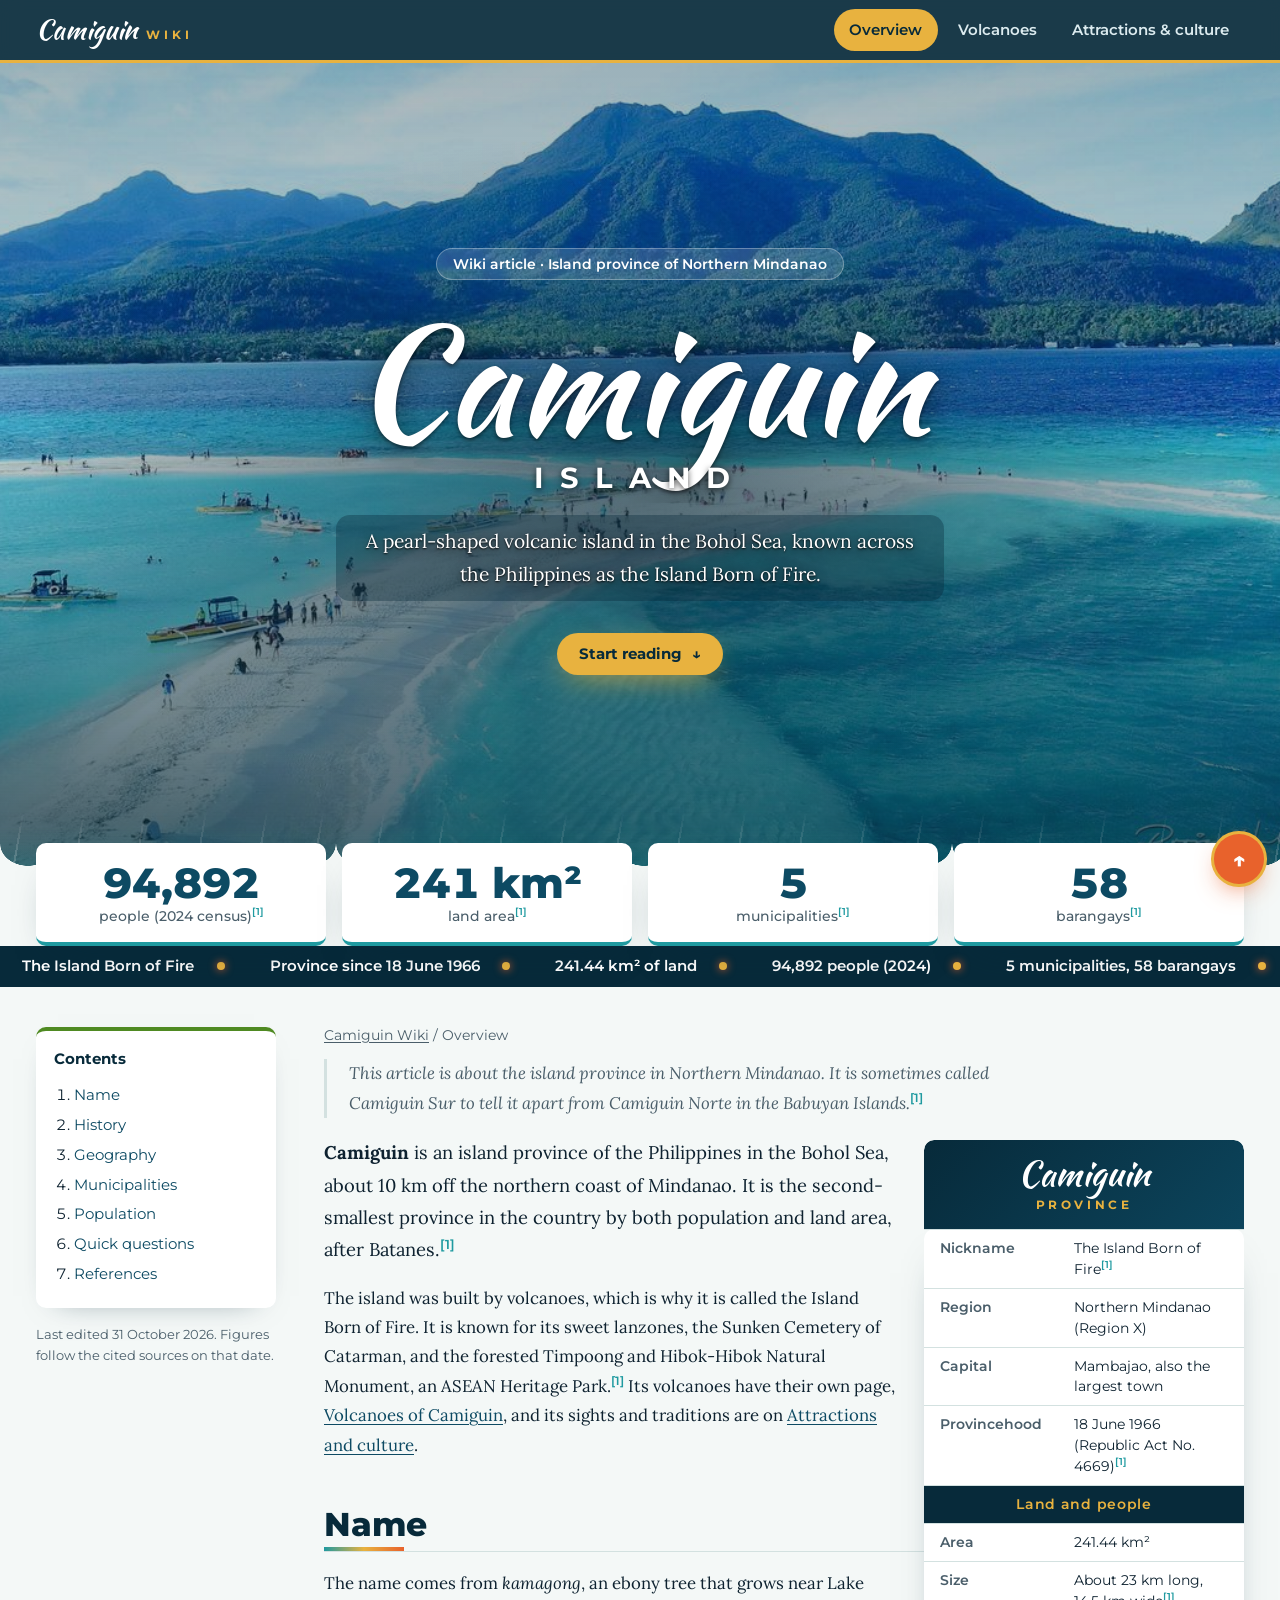
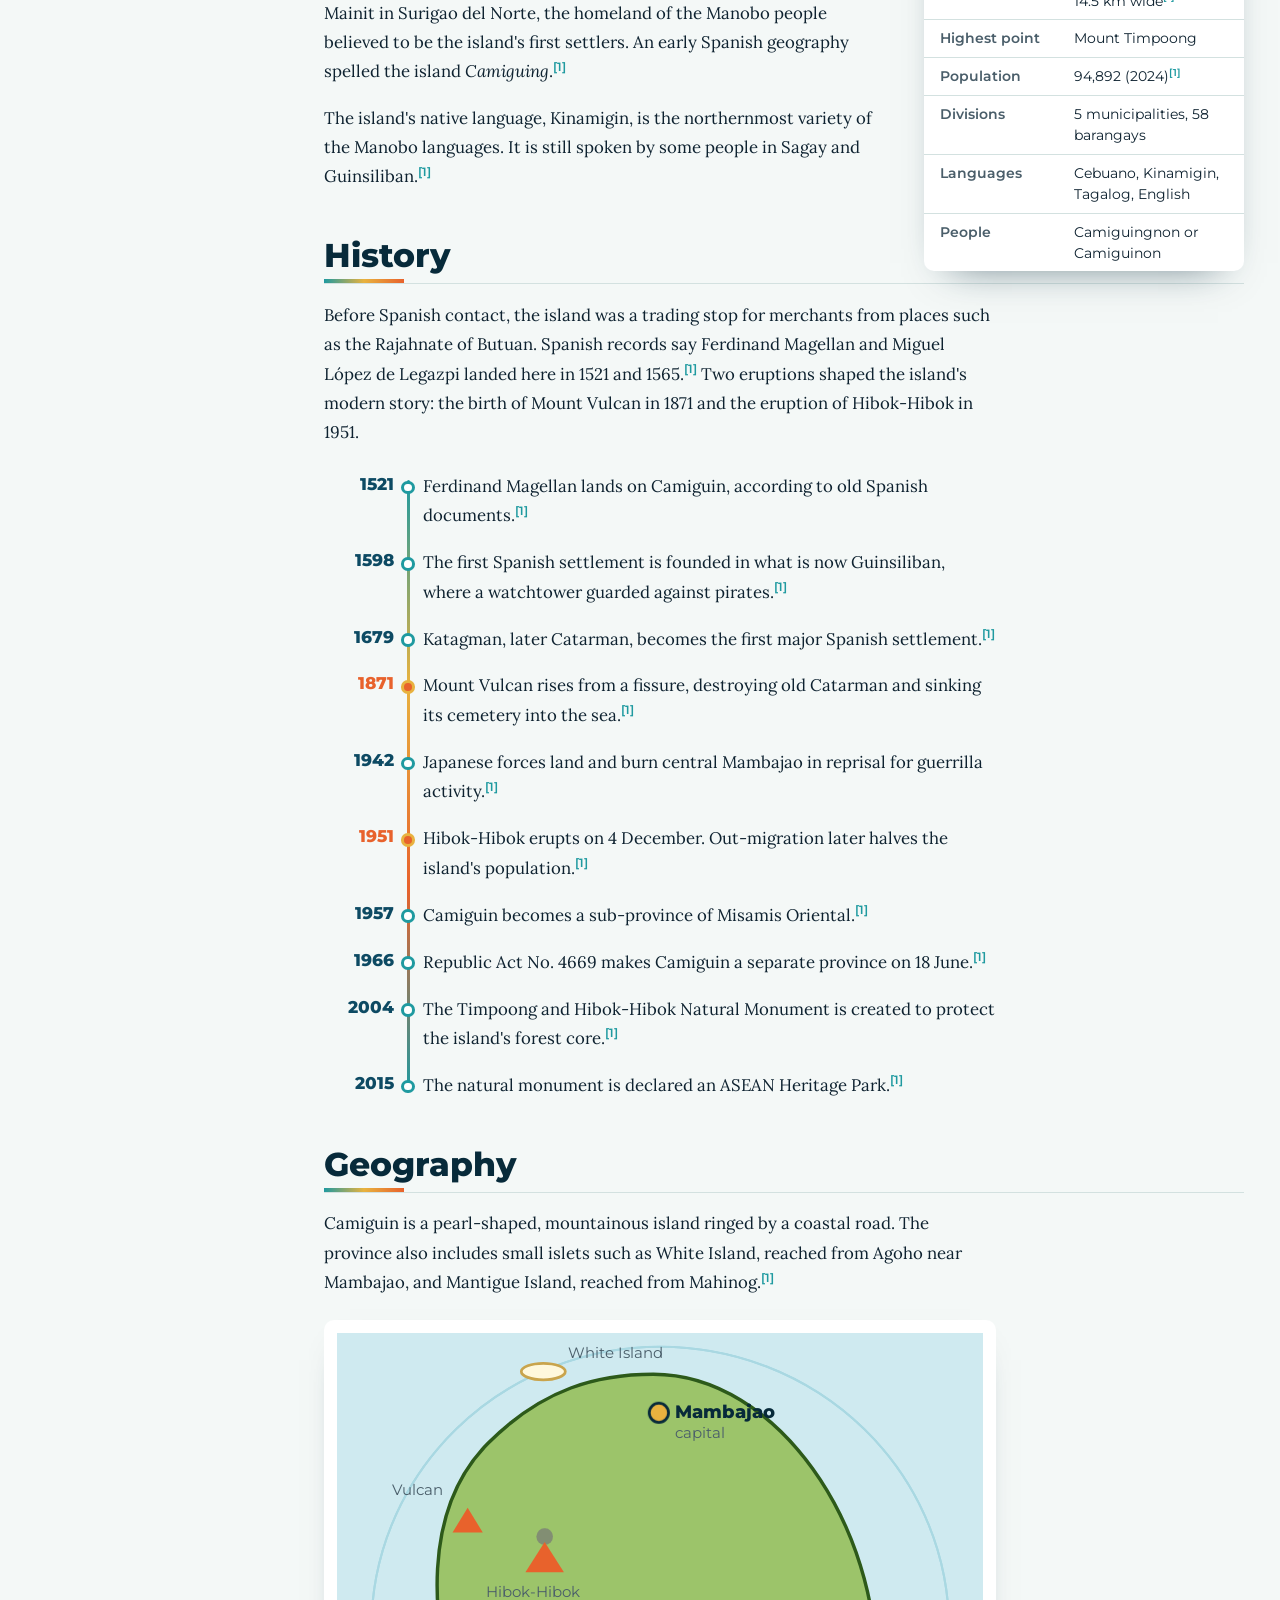
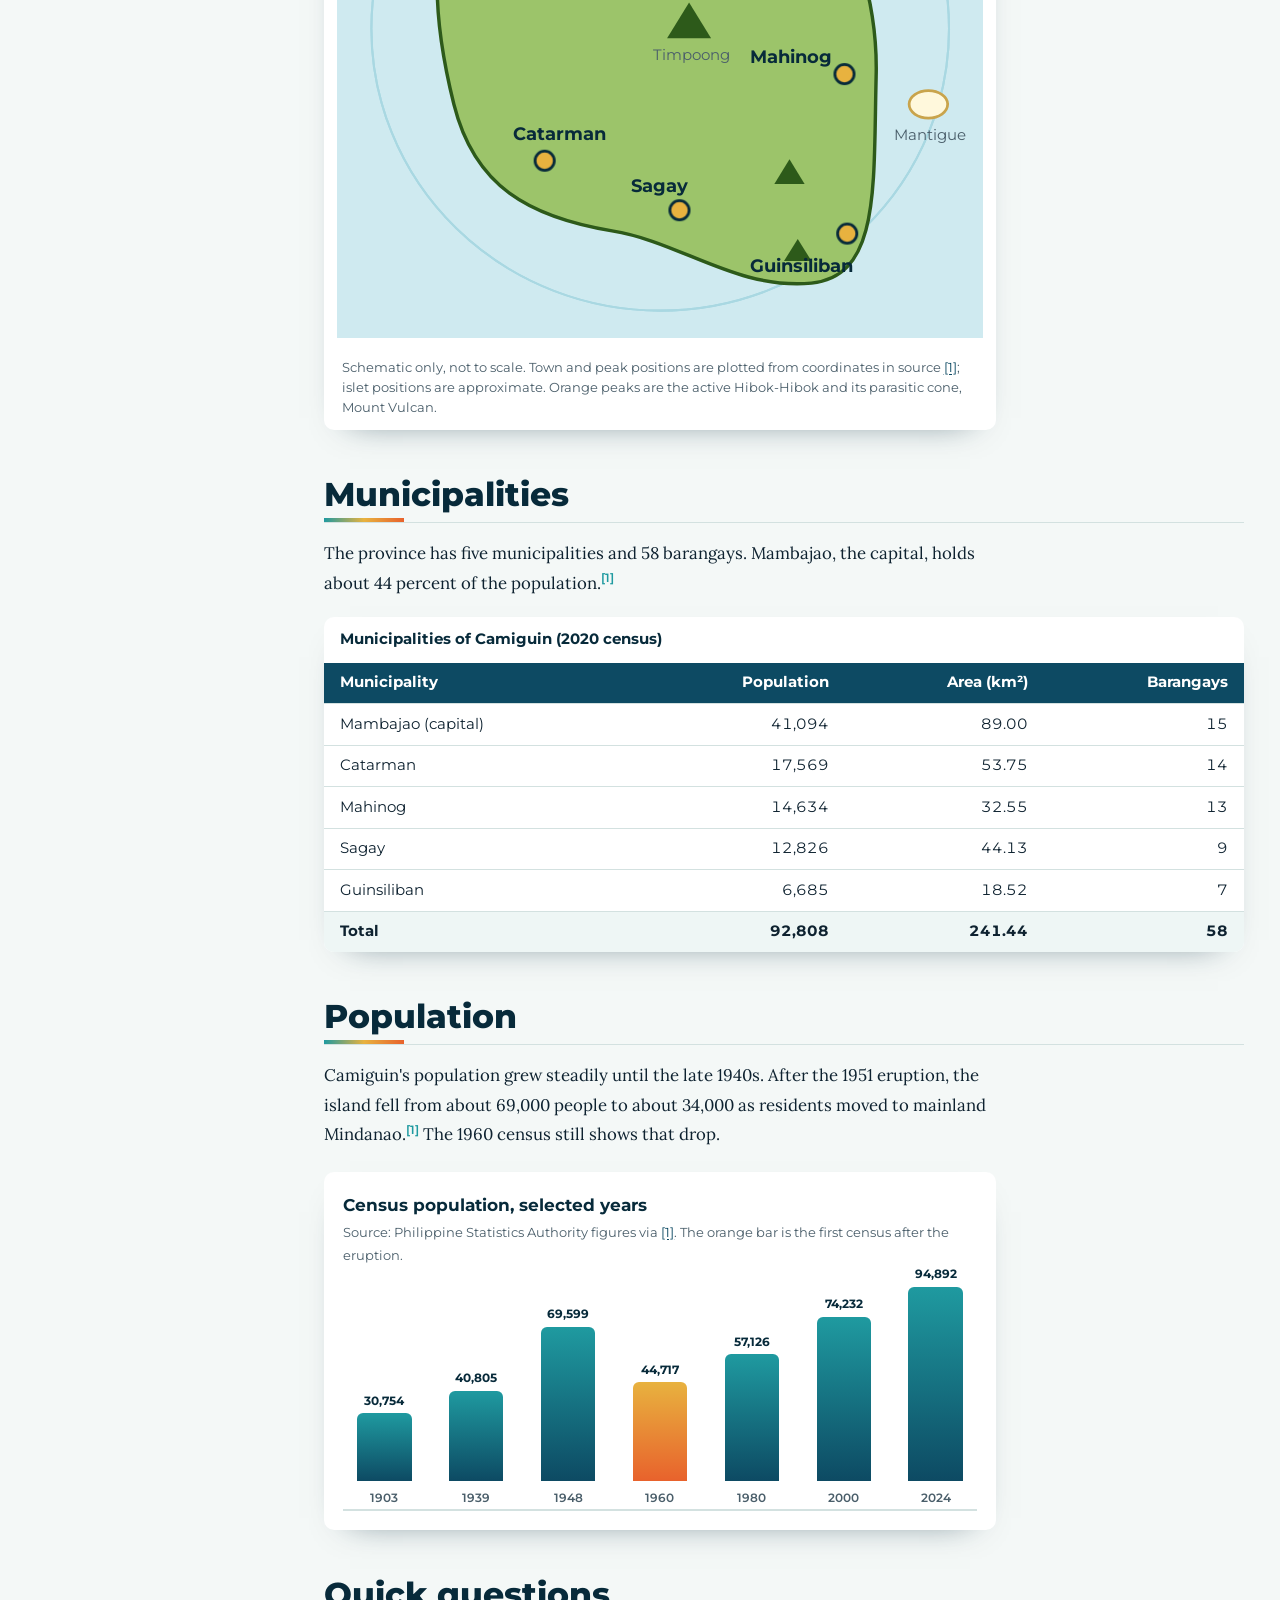
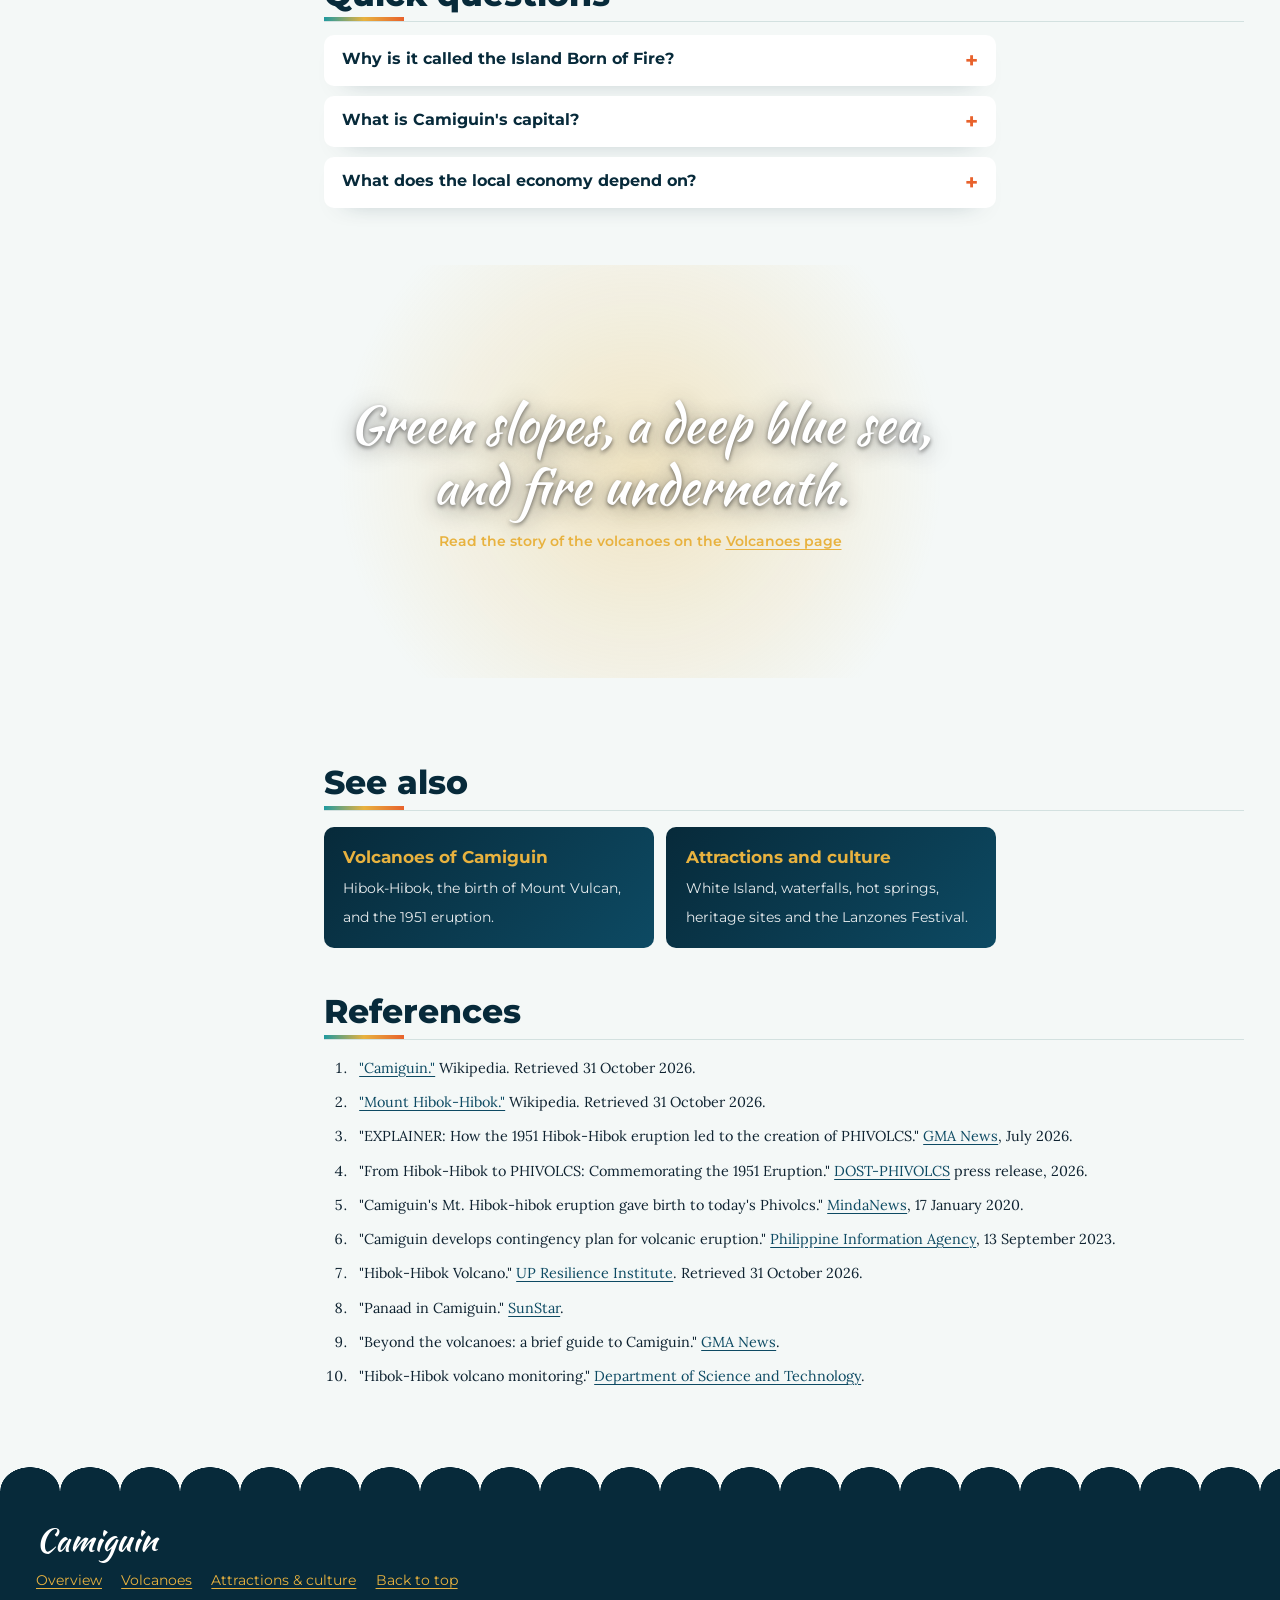
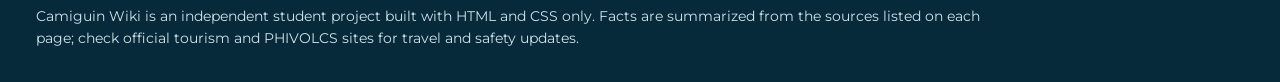
<file: index.html>
<!DOCTYPE html>
<html lang="en">
<head>
  <meta charset="UTF-8">
  <meta name="viewport" content="width=device-width, initial-scale=1">
  <meta name="description" content="Referenced wiki article on Camiguin, the Island Born of Fire: name, history, geography, municipalities and population.">
  <title>Camiguin | Camiguin Wiki</title>
  <link rel="preconnect" href="https://fonts.googleapis.com">
  <link rel="preconnect" href="https://fonts.gstatic.com" crossorigin>
  <link href="https://fonts.googleapis.com/css2?family=Kaushan+Script&family=Lora:ital,wght@0,400;0,600;1,400&family=Montserrat:wght@500;600;700;800&display=swap" rel="stylesheet">
  <link rel="stylesheet" href="style.css">
</head>
<body id="top">
  <a class="skip" href="#content">Skip to article</a>
  <div class="progress" aria-hidden="true"></div>

  <header class="site-header">
    <div class="site-header__in">
      <a class="brand" href="index.html"><span class="brand__script">Camiguin</span><span class="brand__tag">WIKI</span></a>
      <input type="checkbox" id="menu" class="nav-toggle">
      <label for="menu" class="nav-btn"><i aria-hidden="true"></i>Menu</label>
      <nav class="nav" aria-label="Wiki pages">
        <ul>
          <li><a href="index.html" aria-current="page">Overview</a></li>
          <li><a href="volcanoes.html">Volcanoes</a></li>
          <li><a href="attractions.html">Attractions &amp; culture</a></li>
        </ul>
      </nav>
    </div>
  </header>

  <section class="hero">
    <div class="scene" aria-hidden="true">
      <div class="sun"></div>
      <div class="cloud c1"></div><div class="cloud c2"></div><div class="cloud c3"></div>
      <div class="ridge ridge--far"></div>
      <div class="ridge ridge--main"></div>
      <div class="plume"><i></i><i></i><i></i></div>
      <div class="sea"></div>
      <div class="cross"><span></span></div>
    </div>
    <div class="hero__shade"></div>
    <div class="embers" aria-hidden="true">
      <span style="--x:6%;--d:10s;--w:0s;--drift:40px"></span>
      <span style="--x:14%;--d:8s;--w:2s;--s:4px;--drift:-30px"></span>
      <span style="--x:22%;--d:12s;--w:4s;--s:8px"></span>
      <span style="--x:31%;--d:9s;--w:1s;--s:5px;--drift:-50px"></span>
      <span style="--x:40%;--d:11s;--w:5s"></span>
      <span style="--x:48%;--d:7s;--w:3s;--s:4px;--drift:60px"></span>
      <span style="--x:57%;--d:10s;--w:6s;--s:7px;--drift:-20px"></span>
      <span style="--x:65%;--d:9s;--w:.5s;--s:5px"></span>
      <span style="--x:72%;--d:13s;--w:2.5s;--s:9px;--drift:-45px"></span>
      <span style="--x:80%;--d:8s;--w:4.5s;--s:4px"></span>
      <span style="--x:88%;--d:11s;--w:1.5s;--s:6px;--drift:-35px"></span>
      <span style="--x:95%;--d:9s;--w:3.5s;--s:5px;--drift:25px"></span>
    </div>
    <div class="hero__content">
      <p class="hero__kicker">Wiki article · Island province of Northern Mindanao</p>
      <h1><span class="script">Camiguin</span><span class="tracked">ISLAND</span></h1>
      <p class="hero__lede">A pearl-shaped volcanic island in the Bohol Sea, known across the Philippines as the Island Born of Fire.</p>
      <a class="cue" href="#content">Start reading <b aria-hidden="true">↓</b></a>
    </div>
    <div class="shimmer" aria-hidden="true"></div>
    <div class="wave-edge" aria-hidden="true"></div>
  </section>

  <section class="stats" aria-label="Camiguin at a glance">
    <ul>
      <li><p class="stat__v" aria-hidden="true"><span class="count" style="--to:94"></span>,892</p><p class="sr">94,892</p><p class="stat__l">people (2024 census)<sup class="cite"><a href="#ref-1" data-src="Wikipedia: Camiguin">[1]</a></sup></p></li>
      <li><p class="stat__v" aria-hidden="true"><span class="count" style="--to:241"></span> km²</p><p class="sr">241 square kilometres</p><p class="stat__l">land area<sup class="cite"><a href="#ref-1" data-src="Wikipedia: Camiguin">[1]</a></sup></p></li>
      <li><p class="stat__v" aria-hidden="true"><span class="count" style="--to:5"></span></p><p class="sr">5</p><p class="stat__l">municipalities<sup class="cite"><a href="#ref-1" data-src="Wikipedia: Camiguin">[1]</a></sup></p></li>
      <li><p class="stat__v" aria-hidden="true"><span class="count" style="--to:58"></span></p><p class="sr">58</p><p class="stat__l">barangays<sup class="cite"><a href="#ref-1" data-src="Wikipedia: Camiguin">[1]</a></sup></p></li>
    </ul>
  </section>

  <div class="ticker" aria-label="Quick facts about Camiguin">
    <div class="ticker__track">
      <ul><li>The Island Born of Fire</li><li>Province since 18 June 1966</li><li>241.44 km² of land</li><li>94,892 people (2024)</li><li>5 municipalities, 58 barangays</li><li>Lanzones Festival every October</li><li>ASEAN Heritage Park since 2015</li></ul>
      <ul aria-hidden="true"><li>The Island Born of Fire</li><li>Province since 18 June 1966</li><li>241.44 km² of land</li><li>94,892 people (2024)</li><li>5 municipalities, 58 barangays</li><li>Lanzones Festival every October</li><li>ASEAN Heritage Park since 2015</li></ul>
    </div>
  </div>

  <div class="layout">
    <aside class="side" aria-label="On this page">
      <details class="toc" open>
        <summary>Contents</summary>
        <ol>
          <li><a href="#name">Name</a></li>
          <li><a href="#history">History</a></li>
          <li><a href="#geography">Geography</a></li>
          <li><a href="#municipalities">Municipalities</a></li>
          <li><a href="#population">Population</a></li>
          <li><a href="#faq">Quick questions</a></li>
          <li><a href="#references">References</a></li>
        </ol>
      </details>
      <p class="meta">Last edited 31 October 2026. Figures follow the cited sources on that date.</p>
    </aside>

    <main id="content" class="article">
      <p class="crumbs"><a href="index.html">Camiguin Wiki</a> / Overview</p>
      <p class="hatnote">This article is about the island province in Northern Mindanao. It is sometimes called Camiguin Sur to tell it apart from Camiguin Norte in the Babuyan Islands.<sup class="cite"><a href="#ref-1" data-src="Wikipedia: Camiguin">[1]</a></sup></p>

      <table class="infobox">
        <caption><span class="script">Camiguin</span><small>PROVINCE</small></caption>
        <tbody>
          <tr><th scope="row">Nickname</th><td>The Island Born of Fire<sup class="cite"><a href="#ref-1" data-src="Wikipedia: Camiguin">[1]</a></sup></td></tr>
          <tr><th scope="row">Region</th><td>Northern Mindanao (Region X)</td></tr>
          <tr><th scope="row">Capital</th><td>Mambajao, also the largest town</td></tr>
          <tr><th scope="row">Provincehood</th><td>18 June 1966 (Republic Act No. 4669)<sup class="cite"><a href="#ref-1" data-src="Wikipedia: Camiguin">[1]</a></sup></td></tr>
          <tr class="row-head"><th colspan="2" scope="colgroup">Land and people</th></tr>
          <tr><th scope="row">Area</th><td>241.44 km²</td></tr>
          <tr><th scope="row">Size</th><td>About 23 km long, 14.5 km wide<sup class="cite"><a href="#ref-1" data-src="Wikipedia: Camiguin">[1]</a></sup></td></tr>
          <tr><th scope="row">Highest point</th><td>Mount Timpoong</td></tr>
          <tr><th scope="row">Population</th><td>94,892 (2024)<sup class="cite"><a href="#ref-1" data-src="Wikipedia: Camiguin">[1]</a></sup></td></tr>
          <tr><th scope="row">Divisions</th><td>5 municipalities, 58 barangays</td></tr>
          <tr><th scope="row">Languages</th><td>Cebuano, Kinamigin, Tagalog, English</td></tr>
          <tr><th scope="row">People</th><td>Camiguingnon or Camiguinon</td></tr>
        </tbody>
      </table>

      <p class="lead"><strong>Camiguin</strong> is an island province of the Philippines in the Bohol Sea, about 10 km off the northern coast of Mindanao. It is the second-smallest province in the country by both population and land area, after Batanes.<sup class="cite"><a href="#ref-1" data-src="Wikipedia: Camiguin">[1]</a></sup></p>
      <p>The island was built by volcanoes, which is why it is called the Island Born of Fire. It is known for its sweet lanzones, the Sunken Cemetery of Catarman, and the forested Timpoong and Hibok-Hibok Natural Monument, an ASEAN Heritage Park.<sup class="cite"><a href="#ref-1" data-src="Wikipedia: Camiguin">[1]</a></sup> Its volcanoes have their own page, <a href="volcanoes.html">Volcanoes of Camiguin</a>, and its sights and traditions are on <a href="attractions.html">Attractions and culture</a>.</p>

      <section aria-labelledby="name">
        <h2 id="name">Name</h2>
        <p>The name comes from <em>kamagong</em>, an ebony tree that grows near Lake Mainit in Surigao del Norte, the homeland of the Manobo people believed to be the island's first settlers. An early Spanish geography spelled the island <em>Camiguing</em>.<sup class="cite"><a href="#ref-1" data-src="Wikipedia: Camiguin">[1]</a></sup></p>
        <p>The island's native language, Kinamigin, is the northernmost variety of the Manobo languages. It is still spoken by some people in Sagay and Guinsiliban.<sup class="cite"><a href="#ref-1" data-src="Wikipedia: Camiguin">[1]</a></sup></p>
      </section>

      <section aria-labelledby="history">
        <h2 id="history">History</h2>
        <p>Before Spanish contact, the island was a trading stop for merchants from places such as the Rajahnate of Butuan. Spanish records say Ferdinand Magellan and Miguel López de Legazpi landed here in 1521 and 1565.<sup class="cite"><a href="#ref-1" data-src="Wikipedia: Camiguin">[1]</a></sup> Two eruptions shaped the island's modern story: the birth of Mount Vulcan in 1871 and the eruption of Hibok-Hibok in 1951.</p>
        <ol class="timeline">
          <li><time>1521</time><p>Ferdinand Magellan lands on Camiguin, according to old Spanish documents.<sup class="cite"><a href="#ref-1" data-src="Wikipedia: Camiguin">[1]</a></sup></p></li>
          <li><time>1598</time><p>The first Spanish settlement is founded in what is now Guinsiliban, where a watchtower guarded against pirates.<sup class="cite"><a href="#ref-1" data-src="Wikipedia: Camiguin">[1]</a></sup></p></li>
          <li><time>1679</time><p>Katagman, later Catarman, becomes the first major Spanish settlement.<sup class="cite"><a href="#ref-1" data-src="Wikipedia: Camiguin">[1]</a></sup></p></li>
          <li class="fire"><time>1871</time><p>Mount Vulcan rises from a fissure, destroying old Catarman and sinking its cemetery into the sea.<sup class="cite"><a href="#ref-1" data-src="Wikipedia: Camiguin">[1]</a></sup></p></li>
          <li><time>1942</time><p>Japanese forces land and burn central Mambajao in reprisal for guerrilla activity.<sup class="cite"><a href="#ref-1" data-src="Wikipedia: Camiguin">[1]</a></sup></p></li>
          <li class="fire"><time>1951</time><p>Hibok-Hibok erupts on 4 December. Out-migration later halves the island's population.<sup class="cite"><a href="#ref-1" data-src="Wikipedia: Camiguin">[1]</a></sup></p></li>
          <li><time>1957</time><p>Camiguin becomes a sub-province of Misamis Oriental.<sup class="cite"><a href="#ref-1" data-src="Wikipedia: Camiguin">[1]</a></sup></p></li>
          <li><time>1966</time><p>Republic Act No. 4669 makes Camiguin a separate province on 18 June.<sup class="cite"><a href="#ref-1" data-src="Wikipedia: Camiguin">[1]</a></sup></p></li>
          <li><time>2004</time><p>The Timpoong and Hibok-Hibok Natural Monument is created to protect the island's forest core.<sup class="cite"><a href="#ref-1" data-src="Wikipedia: Camiguin">[1]</a></sup></p></li>
          <li><time>2015</time><p>The natural monument is declared an ASEAN Heritage Park.<sup class="cite"><a href="#ref-1" data-src="Wikipedia: Camiguin">[1]</a></sup></p></li>
        </ol>
      </section>

      <section aria-labelledby="geography">
        <h2 id="geography">Geography</h2>
        <p>Camiguin is a pearl-shaped, mountainous island ringed by a coastal road. The province also includes small islets such as White Island, reached from Agoho near Mambajao, and Mantigue Island, reached from Mahinog.<sup class="cite"><a href="#ref-1" data-src="Wikipedia: Camiguin">[1]</a></sup></p>
        <figure class="figure">
          <svg class="map" viewBox="0 0 470 440" role="img" aria-labelledby="mapt mapd">
            <title id="mapt">Schematic map of Camiguin</title>
            <desc id="mapd">Camiguin island with its five town centres around the coast: Mambajao in the north, Mahinog in the east, Guinsiliban in the southeast, Sagay in the south and Catarman in the west. Mount Hibok-Hibok and Mount Vulcan are in the northwest, Mount Timpoong in the centre.</desc>
            <rect class="m-sea" width="470" height="440"/>
            <ellipse class="ripple" cx="235" cy="215" rx="210" ry="205"/>
            <ellipse class="ripple" cx="235" cy="215" rx="210" ry="205"/>
            <path class="land" d="M230 30 C320 30 395 140 392 250 C390 330 395 395 345 400 C290 405 250 370 200 362 C140 352 100 330 85 270 C70 210 60 130 110 80 C150 40 190 30 230 30 Z"/>
            <ellipse class="islet" cx="150" cy="28" rx="16" ry="6"/>
            <ellipse class="islet" cx="430" cy="270" rx="14" ry="10"/>
            <circle class="smoke" cx="151" cy="148" r="6"/>
            <circle class="smoke" cx="151" cy="148" r="6"/>
            <path class="peak peak--active" d="M151 152 l14 22 h-28 z"/>
            <path class="peak peak--active" d="M95 127 l11 18 h-22 z"/>
            <path class="peak" d="M256 196 l16 26 h-32 z"/>
            <path class="peak" d="M329 310 l11 18 h-22 z"/>
            <path class="peak" d="M335 368 l10 16 h-20 z"/>
            <g class="pin" style="--k:1"><circle class="town" cx="234" cy="58" r="7"/></g>
            <g class="pin" style="--k:2"><circle class="town" cx="369" cy="248" r="7"/></g>
            <g class="pin" style="--k:3"><circle class="town" cx="371" cy="364" r="7"/></g>
            <g class="pin" style="--k:4"><circle class="town" cx="249" cy="347" r="7"/></g>
            <g class="pin" style="--k:5"><circle class="town" cx="151" cy="311" r="7"/></g>
            <text class="lbl cap" x="246" y="62">Mambajao</text>
            <text class="lbl-sm" x="246" y="76">capital</text>
            <text class="lbl" x="300" y="240">Mahinog</text>
            <text class="lbl" x="300" y="392">Guinsiliban</text>
            <text class="lbl" x="214" y="334">Sagay</text>
            <text class="lbl" x="128" y="296">Catarman</text>
            <text class="lbl-sm" x="108" y="192">Hibok-Hibok</text>
            <text class="lbl-sm" x="40" y="118">Vulcan</text>
            <text class="lbl-sm" x="230" y="238">Timpoong</text>
            <text class="lbl-sm" x="168" y="18">White Island</text>
            <text class="lbl-sm" x="405" y="296">Mantigue</text>
          </svg>
          <figcaption>Schematic only, not to scale. Town and peak positions are plotted from coordinates in source <a href="#ref-1">[1]</a>; islet positions are approximate. Orange peaks are the active Hibok-Hibok and its parasitic cone, Mount Vulcan.</figcaption>
        </figure>
      </section>

      <section aria-labelledby="municipalities">
        <h2 id="municipalities">Municipalities</h2>
        <p>The province has five municipalities and 58 barangays. Mambajao, the capital, holds about 44 percent of the population.<sup class="cite"><a href="#ref-1" data-src="Wikipedia: Camiguin">[1]</a></sup></p>
        <div class="table-wrap">
          <table class="wikitable wide">
            <caption>Municipalities of Camiguin (2020 census)</caption>
            <thead><tr><th scope="col">Municipality</th><th scope="col" class="num">Population</th><th scope="col" class="num">Area (km²)</th><th scope="col" class="num">Barangays</th></tr></thead>
            <tbody>
              <tr><td>Mambajao (capital)</td><td class="num">41,094</td><td class="num">89.00</td><td class="num">15</td></tr>
              <tr><td>Catarman</td><td class="num">17,569</td><td class="num">53.75</td><td class="num">14</td></tr>
              <tr><td>Mahinog</td><td class="num">14,634</td><td class="num">32.55</td><td class="num">13</td></tr>
              <tr><td>Sagay</td><td class="num">12,826</td><td class="num">44.13</td><td class="num">9</td></tr>
              <tr><td>Guinsiliban</td><td class="num">6,685</td><td class="num">18.52</td><td class="num">7</td></tr>
            </tbody>
            <tfoot><tr><td>Total</td><td class="num">92,808</td><td class="num">241.44</td><td class="num">58</td></tr></tfoot>
          </table>
        </div>
      </section>

      <section aria-labelledby="population">
        <h2 id="population">Population</h2>
        <p>Camiguin's population grew steadily until the late 1940s. After the 1951 eruption, the island fell from about 69,000 people to about 34,000 as residents moved to mainland Mindanao.<sup class="cite"><a href="#ref-1" data-src="Wikipedia: Camiguin">[1]</a></sup> The 1960 census still shows that drop.</p>
        <figure class="bars" style="--cols:7;--max:100000">
          <figcaption>Census population, selected years<span>Source: Philippine Statistics Authority figures via <a href="#ref-1">[1]</a>. The orange bar is the first census after the eruption.</span></figcaption>
          <ol>
            <li><span class="bar" style="--v:30754"><b>30,754</b></span><span class="yr">1903</span></li>
            <li><span class="bar" style="--v:40805"><b>40,805</b></span><span class="yr">1939</span></li>
            <li><span class="bar" style="--v:69599"><b>69,599</b></span><span class="yr">1948</span></li>
            <li><span class="bar dip" style="--v:44717"><b>44,717</b></span><span class="yr">1960</span></li>
            <li><span class="bar" style="--v:57126"><b>57,126</b></span><span class="yr">1980</span></li>
            <li><span class="bar" style="--v:74232"><b>74,232</b></span><span class="yr">2000</span></li>
            <li><span class="bar" style="--v:94892"><b>94,892</b></span><span class="yr">2024</span></li>
          </ol>
        </figure>
      </section>

      <section aria-labelledby="faq">
        <h2 id="faq">Quick questions</h2>
        <div class="faq">
          <details><summary>Why is it called the Island Born of Fire?</summary><p>The whole island is volcanic in origin. Wikipedia describes it as four stratovolcanoes with several flank domes, and Hibok-Hibok is still classed as active.<sup class="cite"><a href="#ref-1" data-src="Wikipedia: Camiguin">[1]</a></sup></p></details>
          <details><summary>What is Camiguin's capital?</summary><p>Mambajao, which is also the largest municipality by area and population.<sup class="cite"><a href="#ref-1" data-src="Wikipedia: Camiguin">[1]</a></sup></p></details>
          <details><summary>What does the local economy depend on?</summary><p>Fishing and farming, with copra historically the largest earner. Lanzones became the main crop, and tourism has grown in recent years.<sup class="cite"><a href="#ref-1" data-src="Wikipedia: Camiguin">[1]</a></sup></p></details>
        </div>
      </section>
    </main>
  </div>

  <div class="band">
    <p>Green slopes, a deep blue sea, and fire underneath.</p>
    <cite>Read the story of the volcanoes on the <a href="volcanoes.html">Volcanoes page</a></cite>
  </div>

  <div class="layout">
    <div class="side" aria-hidden="true"></div>
    <div class="article">
      <section class="clear" aria-labelledby="see-also">
        <h2 id="see-also">See also</h2>
        <ul class="see">
          <li><a href="volcanoes.html"><strong>Volcanoes of Camiguin</strong><span>Hibok-Hibok, the birth of Mount Vulcan, and the 1951 eruption.</span></a></li>
          <li><a href="attractions.html"><strong>Attractions and culture</strong><span>White Island, waterfalls, hot springs, heritage sites and the Lanzones Festival.</span></a></li>
        </ul>
      </section>
      <section aria-labelledby="references">
        <h2 id="references">References</h2>
        <ol class="refs">
          <li id="ref-1"><a href="https://en.wikipedia.org/wiki/Camiguin" rel="noopener">"Camiguin."</a> Wikipedia. Retrieved 31 October 2026.</li>
          <li id="ref-2"><a href="https://en.wikipedia.org/wiki/Mount_Hibok-Hibok" rel="noopener">"Mount Hibok-Hibok."</a> Wikipedia. Retrieved 31 October 2026.</li>
          <li id="ref-3">"EXPLAINER: How the 1951 Hibok-Hibok eruption led to the creation of PHIVOLCS." <a href="https://gmanetwork.com/news/scitech/science/995798/explainer-how-the-1951-hibok-hibok-eruption-led-to-the-creation-of-phivolcs/story" rel="noopener">GMA News</a>, July 2026.</li>
          <li id="ref-4">"From Hibok-Hibok to PHIVOLCS: Commemorating the 1951 Eruption." <a href="https://www.phivolcs.dost.gov.ph/press-release-from-hibok-hibok-to-phivolcs-commemorating-the-1951-eruption/" rel="noopener">DOST-PHIVOLCS</a> press release, 2026.</li>
          <li id="ref-5">"Camiguin's Mt. Hibok-hibok eruption gave birth to today's Phivolcs." <a href="https://mindanews.com/top-stories/2020/01/camiguins-mt-hibok-hibok-eruption-gave-birth-to-todays-phivolcs/" rel="noopener">MindaNews</a>, 17 January 2020.</li>
          <li id="ref-6">"Camiguin develops contingency plan for volcanic eruption." <a href="https://mirror.pia.gov.ph/news/2023/09/13/camiguin-develops-contingency-plan-for-volcanic-eruption" rel="noopener">Philippine Information Agency</a>, 13 September 2023.</li>
          <li id="ref-7">"Hibok-Hibok Volcano." <a href="https://resilience.up.edu.ph/?p=27489" rel="noopener">UP Resilience Institute</a>. Retrieved 31 October 2026.</li>
          <li id="ref-8">"Panaad in Camiguin." <a href="https://www.sunstar.com.ph/more-articles/panaad-in-camiguin-" rel="noopener">SunStar</a>.</li>
          <li id="ref-9">"Beyond the volcanoes: a brief guide to Camiguin." <a href="https://gmanetwork.com/news/lifestyle/travel/289950/beyond-the-volcanoes-a-brief-guide-to-camiguin/story" rel="noopener">GMA News</a>.</li>
          <li id="ref-10">"Hibok-Hibok volcano monitoring." <a href="https://www.dost.gov.ph/?start=2120" rel="noopener">Department of Science and Technology</a>.</li>
        </ol>
      </section>
    </div>
  </div>

  <a class="top" href="#top" aria-label="Back to top"><span aria-hidden="true">↑</span></a>

  <footer class="footer">
    <div class="footer__in">
      <span class="brand__script">Camiguin</span>
      <nav aria-label="Footer">
        <ul>
          <li><a href="index.html">Overview</a></li>
          <li><a href="volcanoes.html">Volcanoes</a></li>
          <li><a href="attractions.html">Attractions &amp; culture</a></li>
          <li><a href="#top">Back to top</a></li>
        </ul>
      </nav>
      <p>Camiguin Wiki is an independent student project built with HTML and CSS only. Facts are summarized from the sources listed on each page; check official tourism and PHIVOLCS sites for travel and safety updates.</p>
    </div>
  </footer>
</body>
</html>
</file>
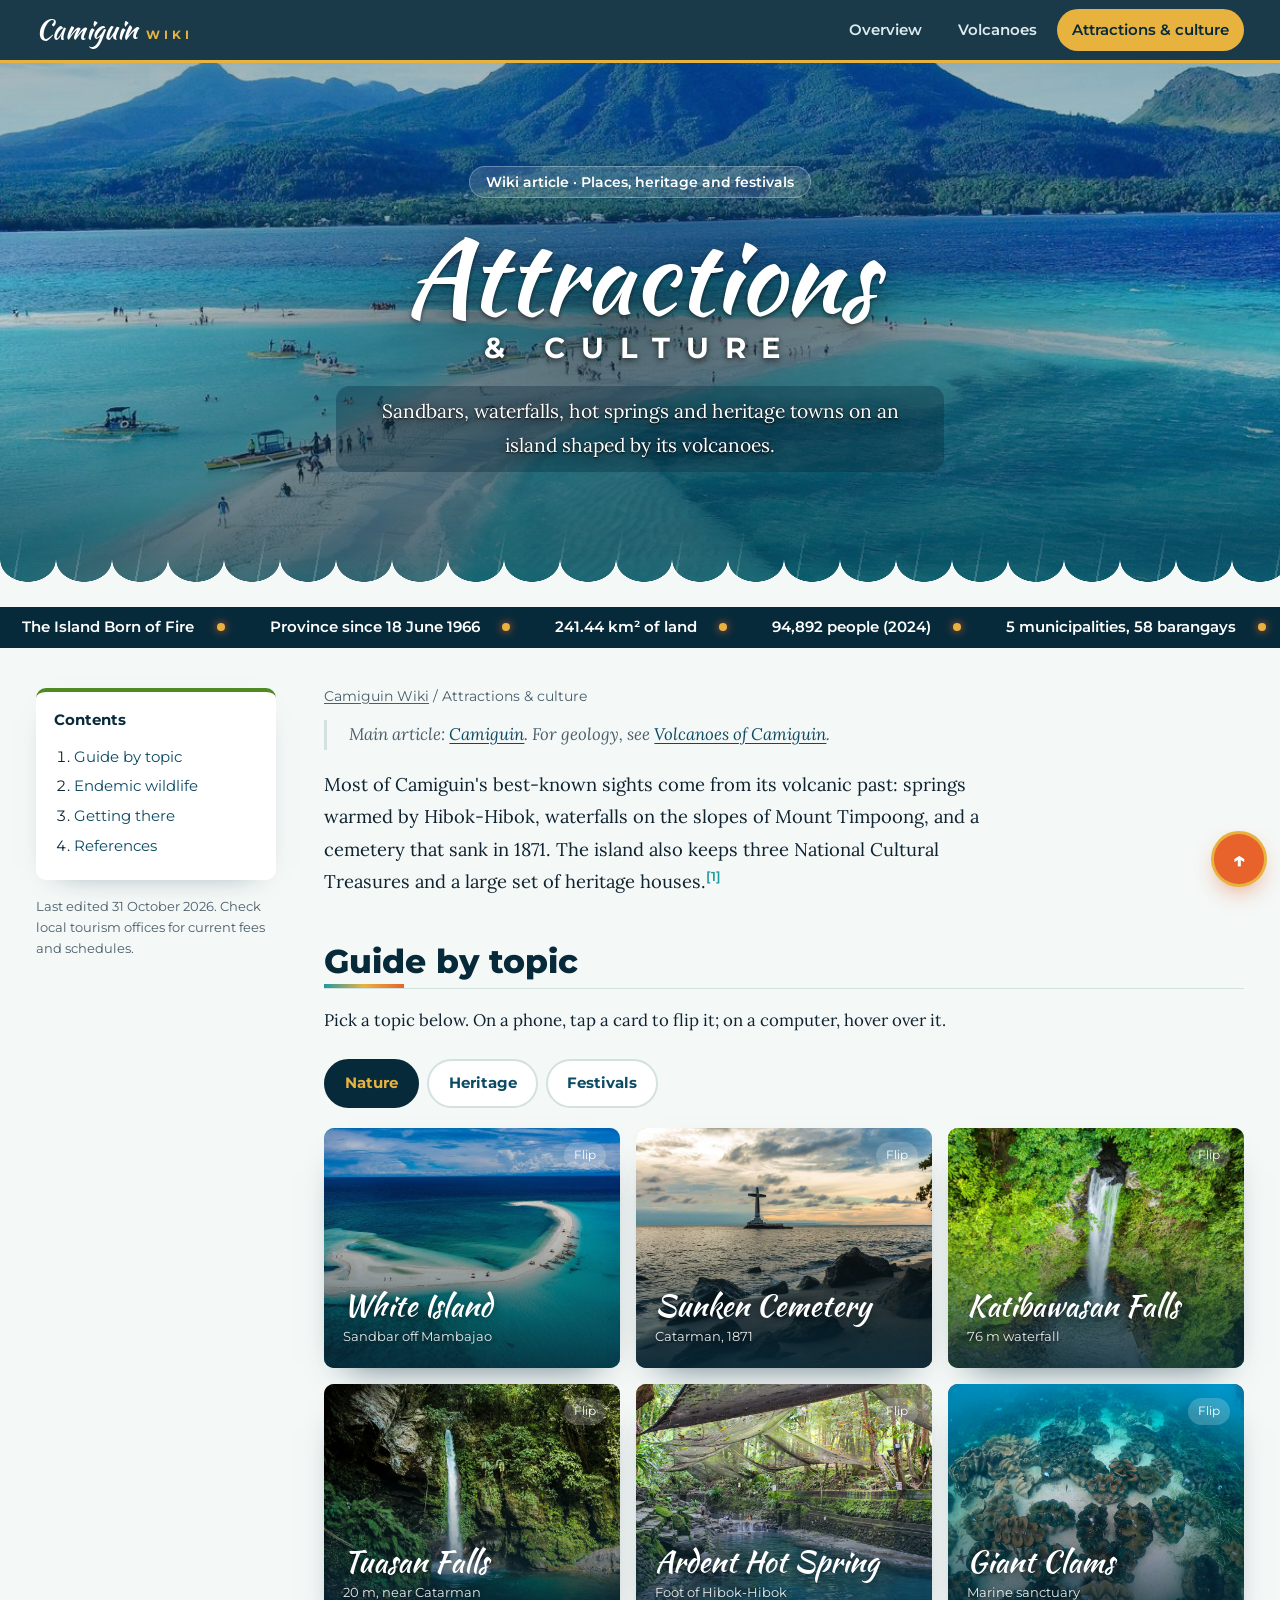
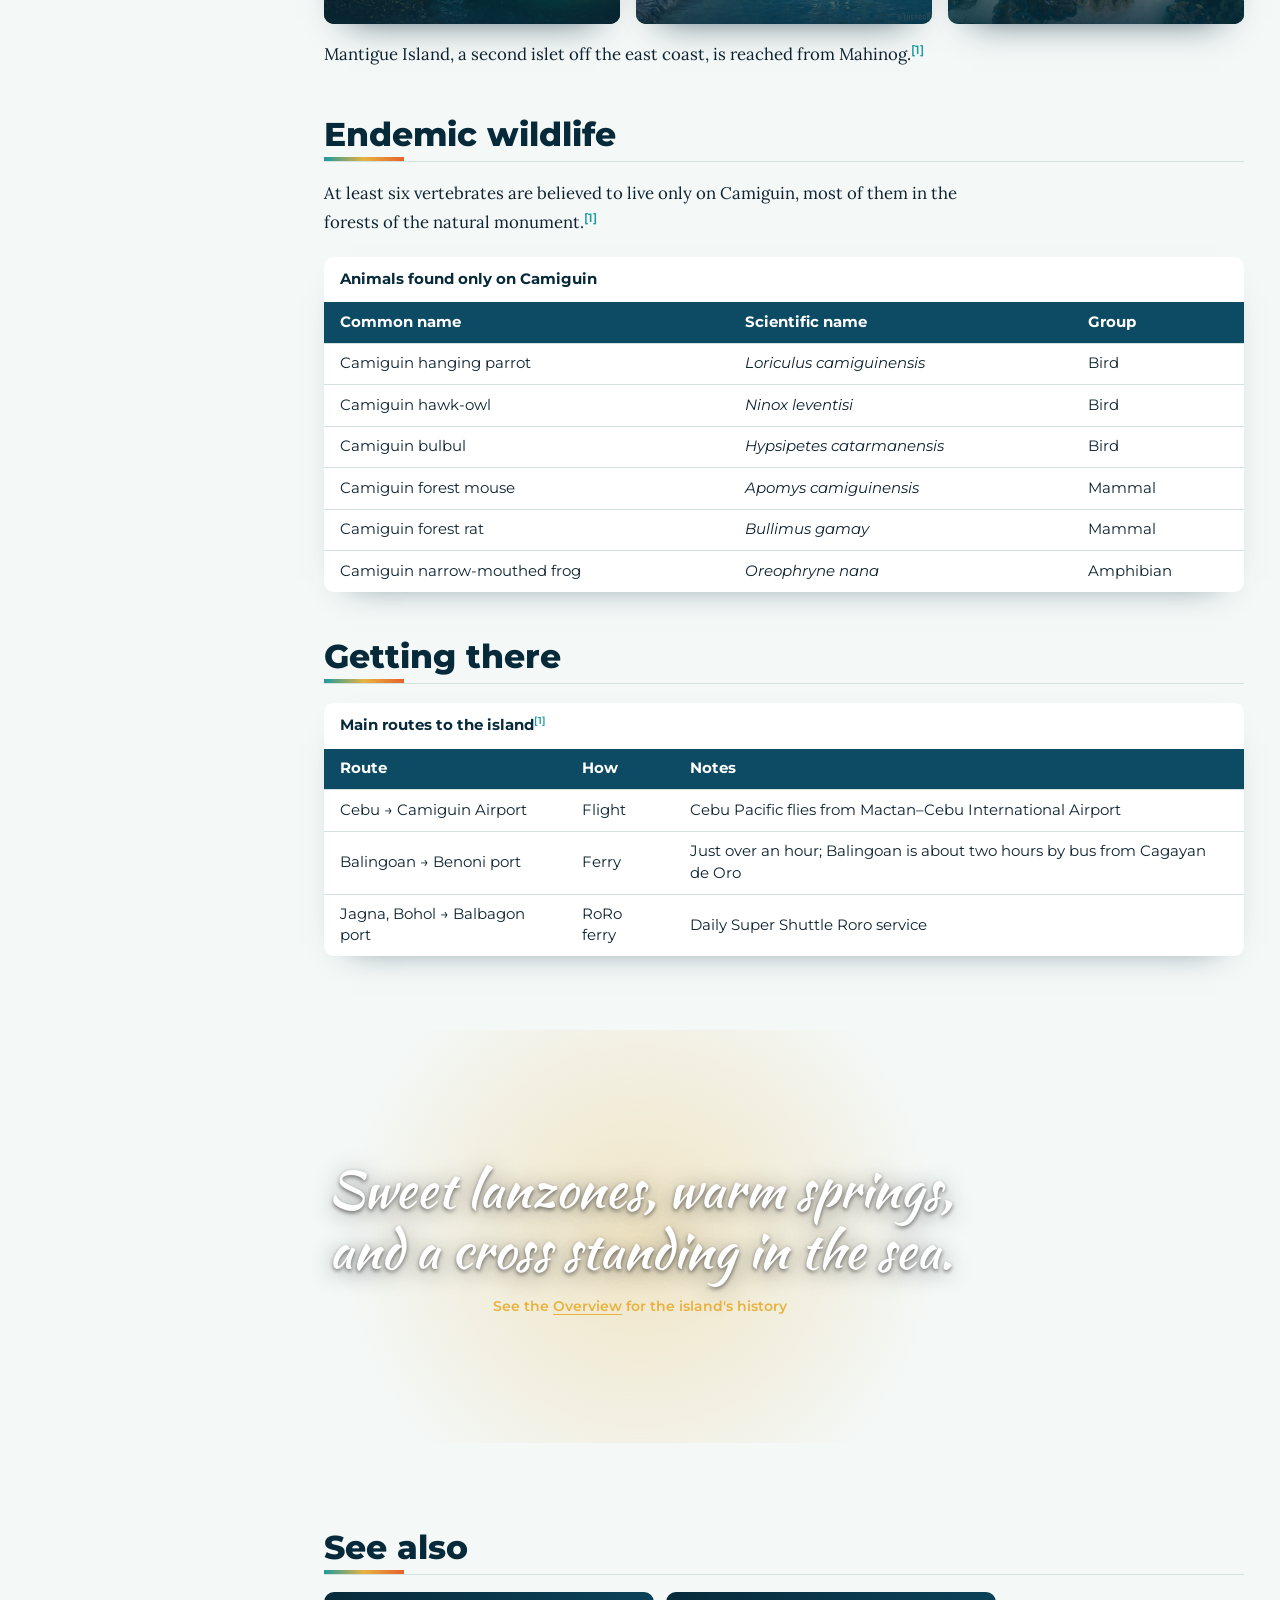
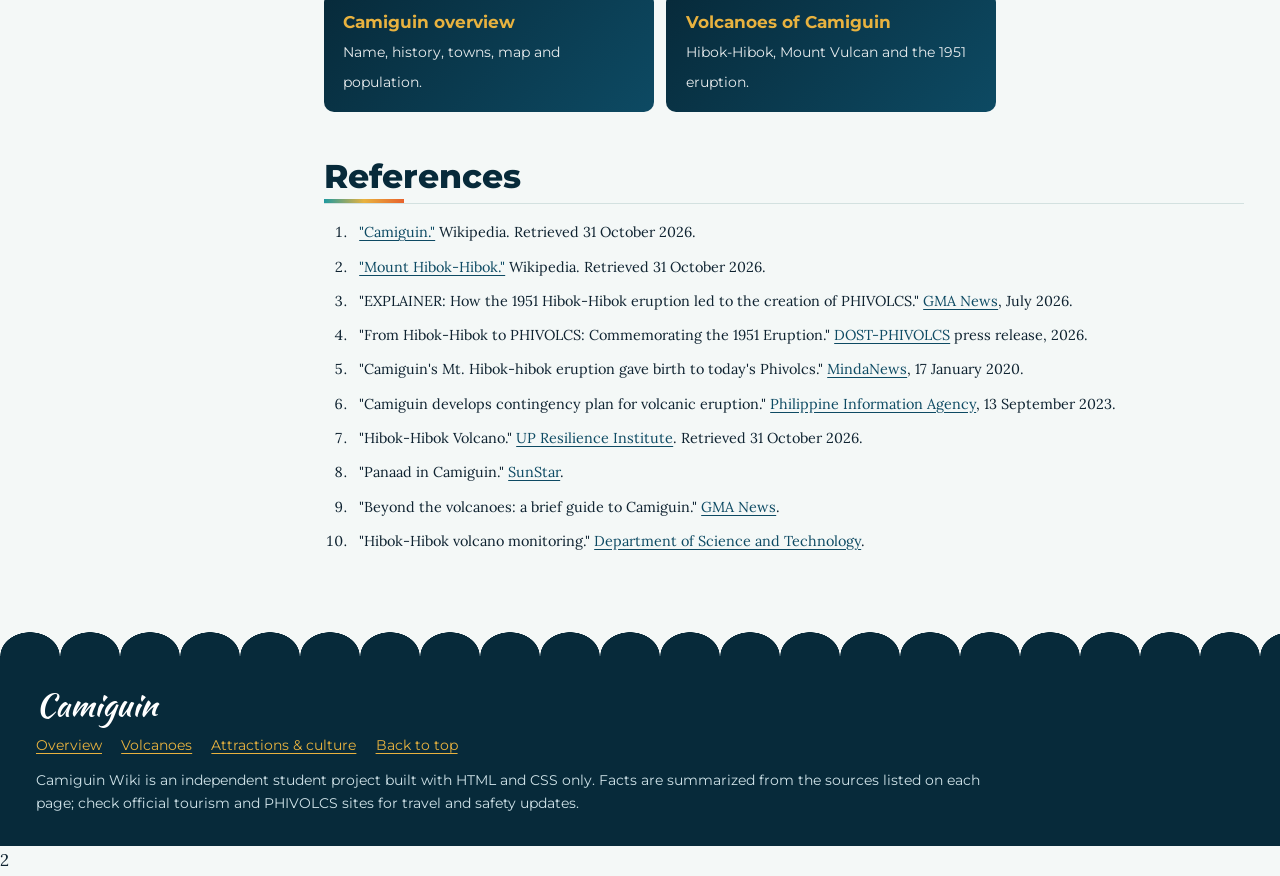
<file: attractions.html>
<!DOCTYPE html>
<html lang="en">
<head>
  <meta charset="UTF-8">
  <meta name="viewport" content="width=device-width, initial-scale=1">
  <meta name="description" content="Camiguin attractions and culture: White Island, waterfalls, hot springs, heritage sites, wildlife and festivals.">
  <title>Attractions and culture | Camiguin Wiki</title>
  <link rel="preconnect" href="https://fonts.googleapis.com">
  <link rel="preconnect" href="https://fonts.gstatic.com" crossorigin>
  <link href="https://fonts.googleapis.com/css2?family=Kaushan+Script&family=Lora:ital,wght@0,400;0,600;1,400&family=Montserrat:wght@500;600;700;800&display=swap" rel="stylesheet">
  <link rel="stylesheet" href="style.css">
</head>
<body id="top">
  <a class="skip" href="#content">Skip to article</a>
  <div class="progress" aria-hidden="true"></div>

  <header class="site-header">
    <div class="site-header__in">
      <a class="brand" href="index.html"><span class="brand__script">Camiguin</span><span class="brand__tag">WIKI</span></a>
      <input type="checkbox" id="menu" class="nav-toggle">
      <label for="menu" class="nav-btn"><i aria-hidden="true"></i>Menu</label>
      <nav class="nav" aria-label="Wiki pages">
        <ul>
          <li><a href="index.html">Overview</a></li>
          <li><a href="volcanoes.html">Volcanoes</a></li>
          <li><a href="attractions.html" aria-current="page">Attractions &amp; culture</a></li>
        </ul>
      </nav>
    </div>
  </header>

  <section class="hero hero--sub hero--sea">
    <div class="scene" aria-hidden="true">
      <div class="sun"></div>
      <div class="cloud c1"></div><div class="cloud c2"></div><div class="cloud c3"></div>
      <div class="ridge ridge--far"></div>
      <div class="ridge ridge--main"></div>
      <div class="plume"><i></i><i></i><i></i></div>
      <div class="sea"></div>
      <div class="cross"><span></span></div>
    </div>
    <div class="hero__shade"></div>
    <div class="embers" aria-hidden="true">
      <span style="--x:6%;--d:10s;--w:0s;--drift:40px"></span>
      <span style="--x:14%;--d:8s;--w:2s;--s:4px;--drift:-30px"></span>
      <span style="--x:22%;--d:12s;--w:4s;--s:8px"></span>
      <span style="--x:31%;--d:9s;--w:1s;--s:5px;--drift:-50px"></span>
      <span style="--x:40%;--d:11s;--w:5s"></span>
      <span style="--x:48%;--d:7s;--w:3s;--s:4px;--drift:60px"></span>
      <span style="--x:57%;--d:10s;--w:6s;--s:7px;--drift:-20px"></span>
      <span style="--x:65%;--d:9s;--w:.5s;--s:5px"></span>
      <span style="--x:72%;--d:13s;--w:2.5s;--s:9px;--drift:-45px"></span>
      <span style="--x:80%;--d:8s;--w:4.5s;--s:4px"></span>
      <span style="--x:88%;--d:11s;--w:1.5s;--s:6px;--drift:-35px"></span>
      <span style="--x:95%;--d:9s;--w:3.5s;--s:5px;--drift:25px"></span>
    </div>
    <div class="hero__content">
      <p class="hero__kicker">Wiki article · Places, heritage and festivals</p>
      <h1><span class="script">Attractions</span><span class="tracked">&amp; CULTURE</span></h1>
      <p class="hero__lede">Sandbars, waterfalls, hot springs and heritage towns on an island shaped by its volcanoes.</p>
    </div>
    <div class="shimmer" aria-hidden="true"></div>
    <div class="wave-edge" aria-hidden="true"></div>
  </section>

  <div class="ticker" aria-label="Quick facts about Camiguin">
    <div class="ticker__track">
      <ul><li>The Island Born of Fire</li><li>Province since 18 June 1966</li><li>241.44 km² of land</li><li>94,892 people (2024)</li><li>5 municipalities, 58 barangays</li><li>Lanzones Festival every October</li><li>ASEAN Heritage Park since 2015</li></ul>
      <ul aria-hidden="true"><li>The Island Born of Fire</li><li>Province since 18 June 1966</li><li>241.44 km² of land</li><li>94,892 people (2024)</li><li>5 municipalities, 58 barangays</li><li>Lanzones Festival every October</li><li>ASEAN Heritage Park since 2015</li></ul>
    </div>
  </div>

  <div class="layout">
    <aside class="side" aria-label="On this page">
      <details class="toc" open>
        <summary>Contents</summary>
        <ol>
          <li><a href="#guide">Guide by topic</a></li>
          <li><a href="#wildlife">Endemic wildlife</a></li>
          <li><a href="#travel">Getting there</a></li>
          <li><a href="#references">References</a></li>
        </ol>
      </details>
      <p class="meta">Last edited 31 October 2026. Check local tourism offices for current fees and schedules.</p>
    </aside>

    <main id="content" class="article">
      <p class="crumbs"><a href="index.html">Camiguin Wiki</a> / Attractions &amp; culture</p>
      <p class="hatnote">Main article: <a href="index.html">Camiguin</a>. For geology, see <a href="volcanoes.html">Volcanoes of Camiguin</a>.</p>

      <p class="lead">Most of Camiguin's best-known sights come from its volcanic past: springs warmed by Hibok-Hibok, waterfalls on the slopes of Mount Timpoong, and a cemetery that sank in 1871. The island also keeps three National Cultural Treasures and a large set of heritage houses.<sup class="cite"><a href="#ref-1" data-src="Wikipedia: Camiguin">[1]</a></sup></p>

      <section aria-labelledby="guide">
        <h2 id="guide">Guide by topic</h2>
        <p>Pick a topic below. On a phone, tap a card to flip it; on a computer, hover over it.</p>

        <div class="tabs">
          <input type="radio" name="tabs" id="t1" checked>
          <input type="radio" name="tabs" id="t2">
          <input type="radio" name="tabs" id="t3">
          <div class="tabs__nav" role="presentation">
            <label for="t1">Nature</label>
            <label for="t2">Heritage</label>
            <label for="t3">Festivals</label>
          </div>

          <div class="panels">
            <div class="panel p1">
              <ul class="flips">
  <li class="flip" tabindex="0"><div class="flip__in">
    <div class="flip__f art-sand">
      <img class="flip__img" src="white island.jpg" alt="White Island sandbar with Hibok-Hibok behind it" loading="lazy">
      <span class="hint">Flip</span><h3>White Island</h3><p>Sandbar off Mambajao</p>
    </div>
    <div class="flip__b"><h3>White Island</h3><p>A white sandbar about 5 km west of Mambajao, reached by boat from Agoho. Hibok-Hibok and Mount Vulcan rise in the view behind it.<sup class="cite"><a href="#ref-1" data-src="Wikipedia: Camiguin">[1]</a></sup></p></div>
  </div></li>
  <li class="flip" tabindex="0"><div class="flip__in">
    <div class="flip__f art-cross">
      <img class="flip__img" src="sunken.jpg" alt="Large white cross standing in the sea at the Sunken Cemetery" loading="lazy">
      <span class="hint">Flip</span><h3>Sunken Cemetery</h3><p>Catarman, 1871</p>
    </div>
    <div class="flip__b"><h3>Sunken Cemetery</h3><p>Part of old Catarman's cemetery sank below sea level when Mount Vulcan formed. A large cross has marked the spot since 1982. It is a National Cultural Treasure.<sup class="cite"><a href="#ref-1" data-src="Wikipedia: Camiguin">[1]</a></sup></p></div>
  </div></li>
  <li class="flip" tabindex="0"><div class="flip__in">
    <div class="flip__f art-falls">
      <img class="flip__img" src="katibawasan.webp" alt="Katibawasan Falls dropping into a jungle pool" loading="lazy">
      <span class="hint">Flip</span><h3>Katibawasan Falls</h3><p>76 m waterfall</p>
    </div>
    <div class="flip__b"><h3>Katibawasan Falls</h3><p>About 5 km southeast of Mambajao, the falls drop 76 m into a pool ringed by orchids and ferns. It is a starting point for climbs up Mount Timpoong.<sup class="cite"><a href="#ref-1" data-src="Wikipedia: Camiguin">[1]</a></sup></p></div>
  </div></li>
  <li class="flip" tabindex="0"><div class="flip__in">
    <div class="flip__f art-falls" style="--bg:linear-gradient(90deg,#2D5A1A 0 30%,#DDF3F7 30% 70%,#2D5A1A 70%)">
      <img class="flip__img" src="tuasan.jpg" alt="Tuasan Falls and its clear pool" loading="lazy">
      <span class="hint">Flip</span><h3>Tuasan Falls</h3><p>20 m, near Catarman</p>
    </div>
    <div class="flip__b"><h3>Tuasan Falls</h3><p>A 20 m waterfall about 6 km northeast of Catarman with a deep, clear pool. A road built between 2012 and 2014 now runs right up to it.<sup class="cite"><a href="#ref-1" data-src="Wikipedia: Camiguin">[1]</a></sup></p></div>
  </div></li>
  <li class="flip" tabindex="0"><div class="flip__in">
    <div class="flip__f art-spring">
      <img class="flip__img" src="ardent.jpg" alt="Steaming pools at Ardent Hot Spring" loading="lazy">
      <span class="hint">Flip</span><h3>Ardent Hot Spring</h3><p>Foot of Hibok-Hibok</p>
    </div>
    <div class="flip__b"><h3>Ardent Hibok-Hibok Hot Spring</h3><p>Mineral pools at the base of Hibok-Hibok, with steam rising from water heated by the volcano. Tangub Hot Spring, near the Sunken Cemetery, is partly under the sea.<sup class="cite"><a href="#ref-1" data-src="Wikipedia: Camiguin">[1]</a></sup></p></div>
  </div></li>
  <li class="flip" tabindex="0"><div class="flip__in">
    <div class="flip__f art-clam">
      <img class="flip__img" src="clams.jpg" alt="Giant clams on the seabed in the marine sanctuary" loading="lazy">
      <span class="hint">Flip</span><h3>Giant Clams</h3><p>Marine sanctuary</p>
    </div>
    <div class="flip__b"><h3>Giant Clam Sanctuary</h3><p>Set up by the Kabila Giant Clam Conservation and Ocean Nursery. Seven of the nine giant clam species can be found there, along with many corals.<sup class="cite"><a href="#ref-1" data-src="Wikipedia: Camiguin">[1]</a></sup></p></div>
  </div></li>
</ul>
              <p>Mantigue Island, a second islet off the east coast, is reached from Mahinog.<sup class="cite"><a href="#ref-1" data-src="Wikipedia: Camiguin">[1]</a></sup></p>
            </div>

            <div class="panel p2">
              <ul class="cards">
                <li><span class="badge">National Cultural Treasure</span><h3>Sunken Cemetery of Catarman</h3><p>Sank during the formation of Mount Vulcan from 1871 to 1875.<sup class="cite"><a href="#ref-1" data-src="Wikipedia: Camiguin">[1]</a></sup></p></li>
                <li><span class="badge">National Cultural Treasure</span><h3>Old Bonbon Church ruins</h3><p>Also called Gui-ob Church. Only the walls and bell tower survived the eruption.<sup class="cite"><a href="#ref-1" data-src="Wikipedia: Camiguin">[1]</a></sup></p></li>
                <li><span class="badge">National Cultural Treasure</span><h3>Guinsiliban watchtower</h3><p>A Spanish-era tower used to watch for Moro pirates.<sup class="cite"><a href="#ref-1" data-src="Wikipedia: Camiguin">[1]</a></sup></p></li>
                <li><span class="badge badge--blue">Important Cultural Property</span><h3>Santo Rosario Church, Sagay</h3><p>Built in 1882; its façade is a protected cultural property.<sup class="cite"><a href="#ref-1" data-src="Wikipedia: Camiguin">[1]</a></sup></p></li>
                <li><span class="badge badge--blue">Important Cultural Property</span><h3>Old Mambajao Fountain and Municipal Building</h3><p>A Spanish-era fountain in the town rotunda and a well-preserved government building.<sup class="cite"><a href="#ref-1" data-src="Wikipedia: Camiguin">[1]</a></sup></p></li>
                <li><span class="badge badge--blue">Important Cultural Property</span><h3>14 ancestral houses</h3><p>Spanish and American-period homes, including the Borromeo, Neri and Corrales houses.<sup class="cite"><a href="#ref-1" data-src="Wikipedia: Camiguin">[1]</a></sup></p></li>
              </ul>
            </div>

            <div class="panel p3">
              <ul class="cards">
                <li><span class="badge">October</span><h3>Lanzones Festival</h3><p>A week-long celebration of the lanzones fruit in the third week of October. Camiguin's lanzones are known as the sweetest, thanks to the volcanic soil.<sup class="cite"><a href="#ref-1" data-src="Wikipedia: Camiguin">[1]</a></sup></p></li>
                <li><span class="badge badge--blue">Holy Week</span><h3>Panaad</h3><p>During Lent, devotees walk the island's circumferential road on foot. About 30,000 devotees and visitors took part in 2016.<sup class="cite"><a href="#ref-8" data-src="SunStar: Panaad in Camiguin">[8]</a></sup></p></li>
              </ul>
            </div>
          </div>
        </div>
      </section>

      <section aria-labelledby="wildlife">
        <h2 id="wildlife">Endemic wildlife</h2>
        <p>At least six vertebrates are believed to live only on Camiguin, most of them in the forests of the natural monument.<sup class="cite"><a href="#ref-1" data-src="Wikipedia: Camiguin">[1]</a></sup></p>
        <div class="table-wrap">
          <table class="wikitable wide">
            <caption>Animals found only on Camiguin</caption>
            <thead><tr><th scope="col">Common name</th><th scope="col">Scientific name</th><th scope="col">Group</th></tr></thead>
            <tbody>
              <tr><td>Camiguin hanging parrot</td><td><i>Loriculus camiguinensis</i></td><td>Bird</td></tr>
              <tr><td>Camiguin hawk-owl</td><td><i>Ninox leventisi</i></td><td>Bird</td></tr>
              <tr><td>Camiguin bulbul</td><td><i>Hypsipetes catarmanensis</i></td><td>Bird</td></tr>
              <tr><td>Camiguin forest mouse</td><td><i>Apomys camiguinensis</i></td><td>Mammal</td></tr>
              <tr><td>Camiguin forest rat</td><td><i>Bullimus gamay</i></td><td>Mammal</td></tr>
              <tr><td>Camiguin narrow-mouthed frog</td><td><i>Oreophryne nana</i></td><td>Amphibian</td></tr>
            </tbody>
          </table>
        </div>
      </section>

      <section aria-labelledby="travel">
        <h2 id="travel">Getting there</h2>
        <div class="table-wrap">
          <table class="wikitable wide">
            <caption>Main routes to the island<sup class="cite"><a href="#ref-1" data-src="Wikipedia: Camiguin">[1]</a></sup></caption>
            <thead><tr><th scope="col">Route</th><th scope="col">How</th><th scope="col">Notes</th></tr></thead>
            <tbody>
              <tr><td>Cebu → Camiguin Airport</td><td>Flight</td><td>Cebu Pacific flies from Mactan–Cebu International Airport</td></tr>
              <tr><td>Balingoan → Benoni port</td><td>Ferry</td><td>Just over an hour; Balingoan is about two hours by bus from Cagayan de Oro</td></tr>
              <tr><td>Jagna, Bohol → Balbagon port</td><td>RoRo ferry</td><td>Daily Super Shuttle Roro service</td></tr>
            </tbody>
          </table>
        </div>
      </section>
    </main>
  </div>

  <div class="band">
    <p>Sweet lanzones, warm springs, and a cross standing in the sea.</p>
    <cite>See the <a href="index.html">Overview</a> for the island's history</cite>
  </div>

  <div class="layout">
    <div class="side" aria-hidden="true"></div>
    <div class="article">
      <section class="clear" aria-labelledby="see-also">
        <h2 id="see-also">See also</h2>
        <ul class="see">
          <li><a href="index.html"><strong>Camiguin overview</strong><span>Name, history, towns, map and population.</span></a></li>
          <li><a href="volcanoes.html"><strong>Volcanoes of Camiguin</strong><span>Hibok-Hibok, Mount Vulcan and the 1951 eruption.</span></a></li>
        </ul>
      </section>
      <section aria-labelledby="references">
        <h2 id="references">References</h2>
        <ol class="refs">
          <li id="ref-1"><a href="https://en.wikipedia.org/wiki/Camiguin" rel="noopener">"Camiguin."</a> Wikipedia. Retrieved 31 October 2026.</li>
          <li id="ref-2"><a href="https://en.wikipedia.org/wiki/Mount_Hibok-Hibok" rel="noopener">"Mount Hibok-Hibok."</a> Wikipedia. Retrieved 31 October 2026.</li>
          <li id="ref-3">"EXPLAINER: How the 1951 Hibok-Hibok eruption led to the creation of PHIVOLCS." <a href="https://gmanetwork.com/news/scitech/science/995798/explainer-how-the-1951-hibok-hibok-eruption-led-to-the-creation-of-phivolcs/story" rel="noopener">GMA News</a>, July 2026.</li>
          <li id="ref-4">"From Hibok-Hibok to PHIVOLCS: Commemorating the 1951 Eruption." <a href="https://www.phivolcs.dost.gov.ph/press-release-from-hibok-hibok-to-phivolcs-commemorating-the-1951-eruption/" rel="noopener">DOST-PHIVOLCS</a> press release, 2026.</li>
          <li id="ref-5">"Camiguin's Mt. Hibok-hibok eruption gave birth to today's Phivolcs." <a href="https://mindanews.com/top-stories/2020/01/camiguins-mt-hibok-hibok-eruption-gave-birth-to-todays-phivolcs/" rel="noopener">MindaNews</a>, 17 January 2020.</li>
          <li id="ref-6">"Camiguin develops contingency plan for volcanic eruption." <a href="https://mirror.pia.gov.ph/news/2023/09/13/camiguin-develops-contingency-plan-for-volcanic-eruption" rel="noopener">Philippine Information Agency</a>, 13 September 2023.</li>
          <li id="ref-7">"Hibok-Hibok Volcano." <a href="https://resilience.up.edu.ph/?p=27489" rel="noopener">UP Resilience Institute</a>. Retrieved 31 October 2026.</li>
          <li id="ref-8">"Panaad in Camiguin." <a href="https://www.sunstar.com.ph/more-articles/panaad-in-camiguin-" rel="noopener">SunStar</a>.</li>
          <li id="ref-9">"Beyond the volcanoes: a brief guide to Camiguin." <a href="https://gmanetwork.com/news/lifestyle/travel/289950/beyond-the-volcanoes-a-brief-guide-to-camiguin/story" rel="noopener">GMA News</a>.</li>
          <li id="ref-10">"Hibok-Hibok volcano monitoring." <a href="https://www.dost.gov.ph/?start=2120" rel="noopener">Department of Science and Technology</a>.</li>
        </ol>
      </section>
    </div>
  </div>

  <a class="top" href="#top" aria-label="Back to top"><span aria-hidden="true">↑</span></a>

  <footer class="footer">
    <div class="footer__in">
      <span class="brand__script">Camiguin</span>
      <nav aria-label="Footer">
        <ul>
          <li><a href="index.html">Overview</a></li>
          <li><a href="volcanoes.html">Volcanoes</a></li>
          <li><a href="attractions.html">Attractions &amp; culture</a></li>
          <li><a href="#top">Back to top</a></li>
        </ul>
      </nav>
      <p>Camiguin Wiki is an independent student project built with HTML and CSS only. Facts are summarized from the sources listed on each page; check official tourism and PHIVOLCS sites for travel and safety updates.</p>
    </div>
  </footer>
</body>
</html>2
</file>
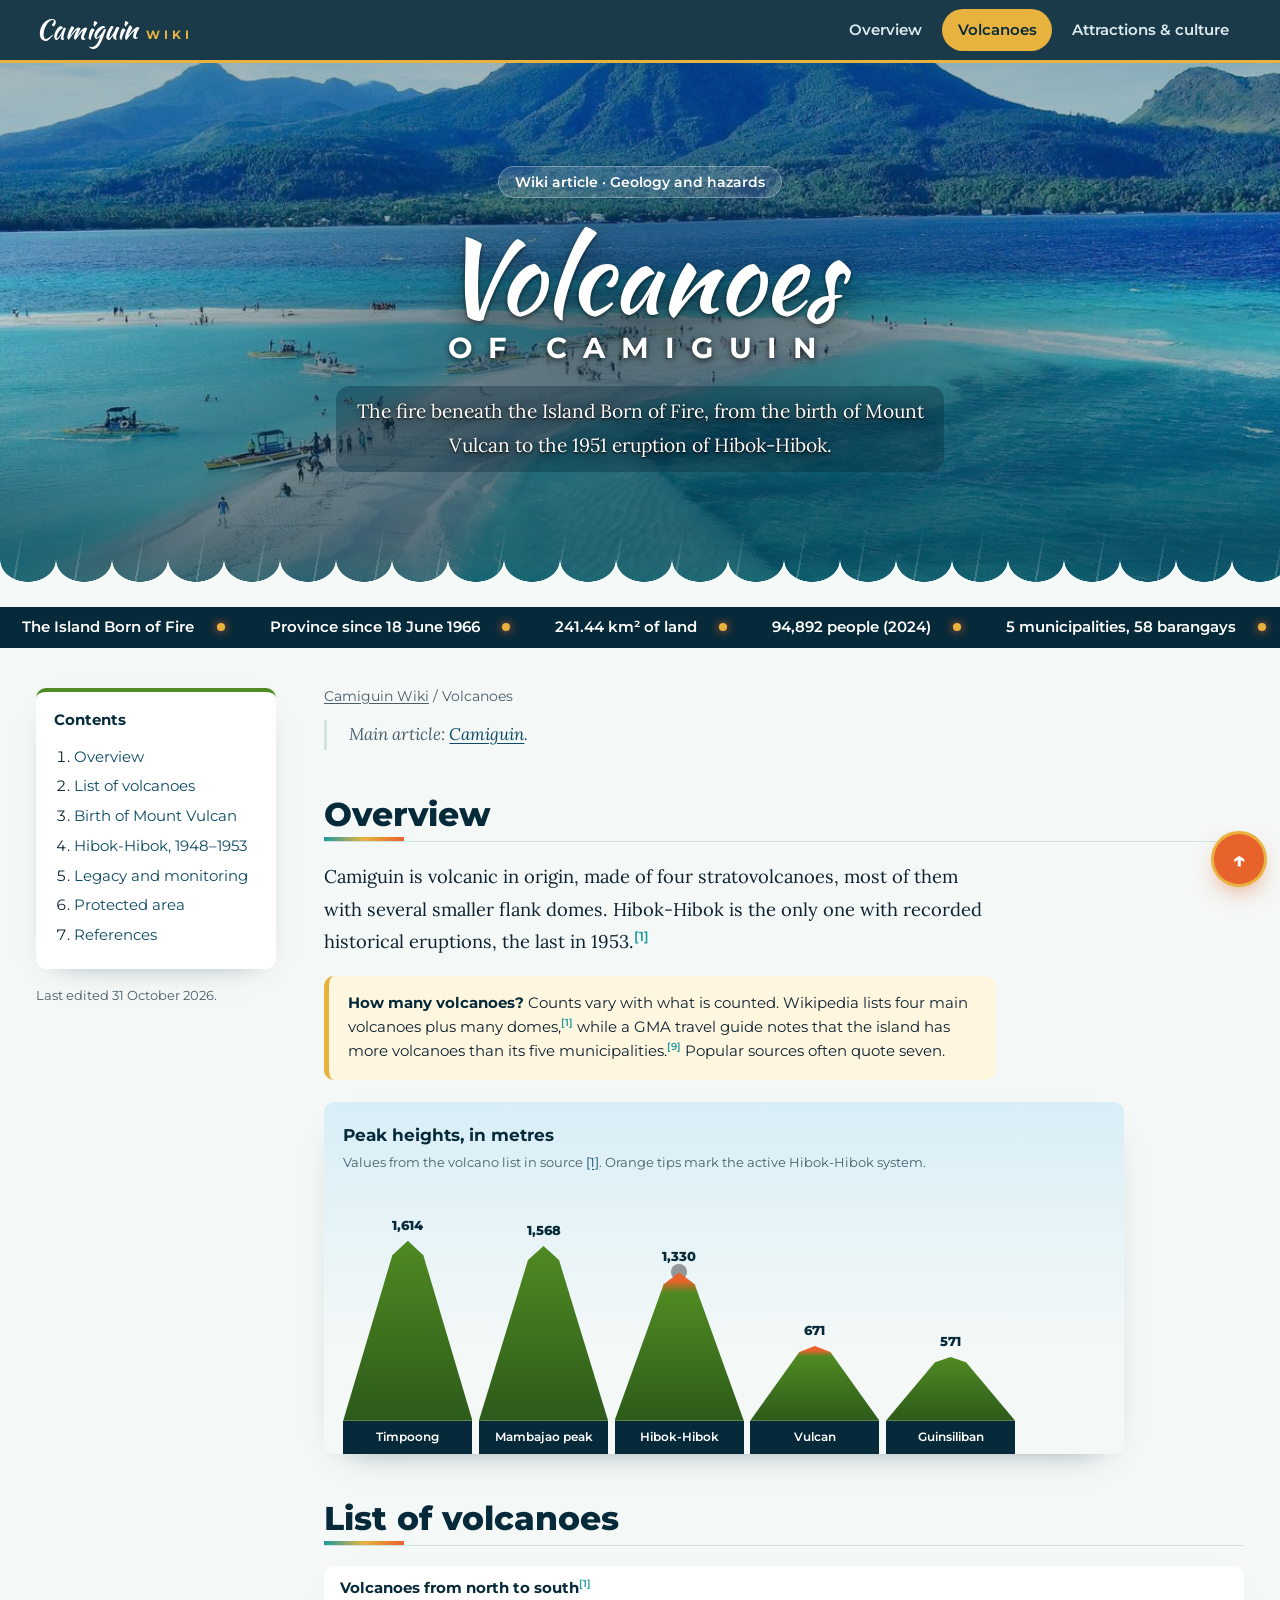
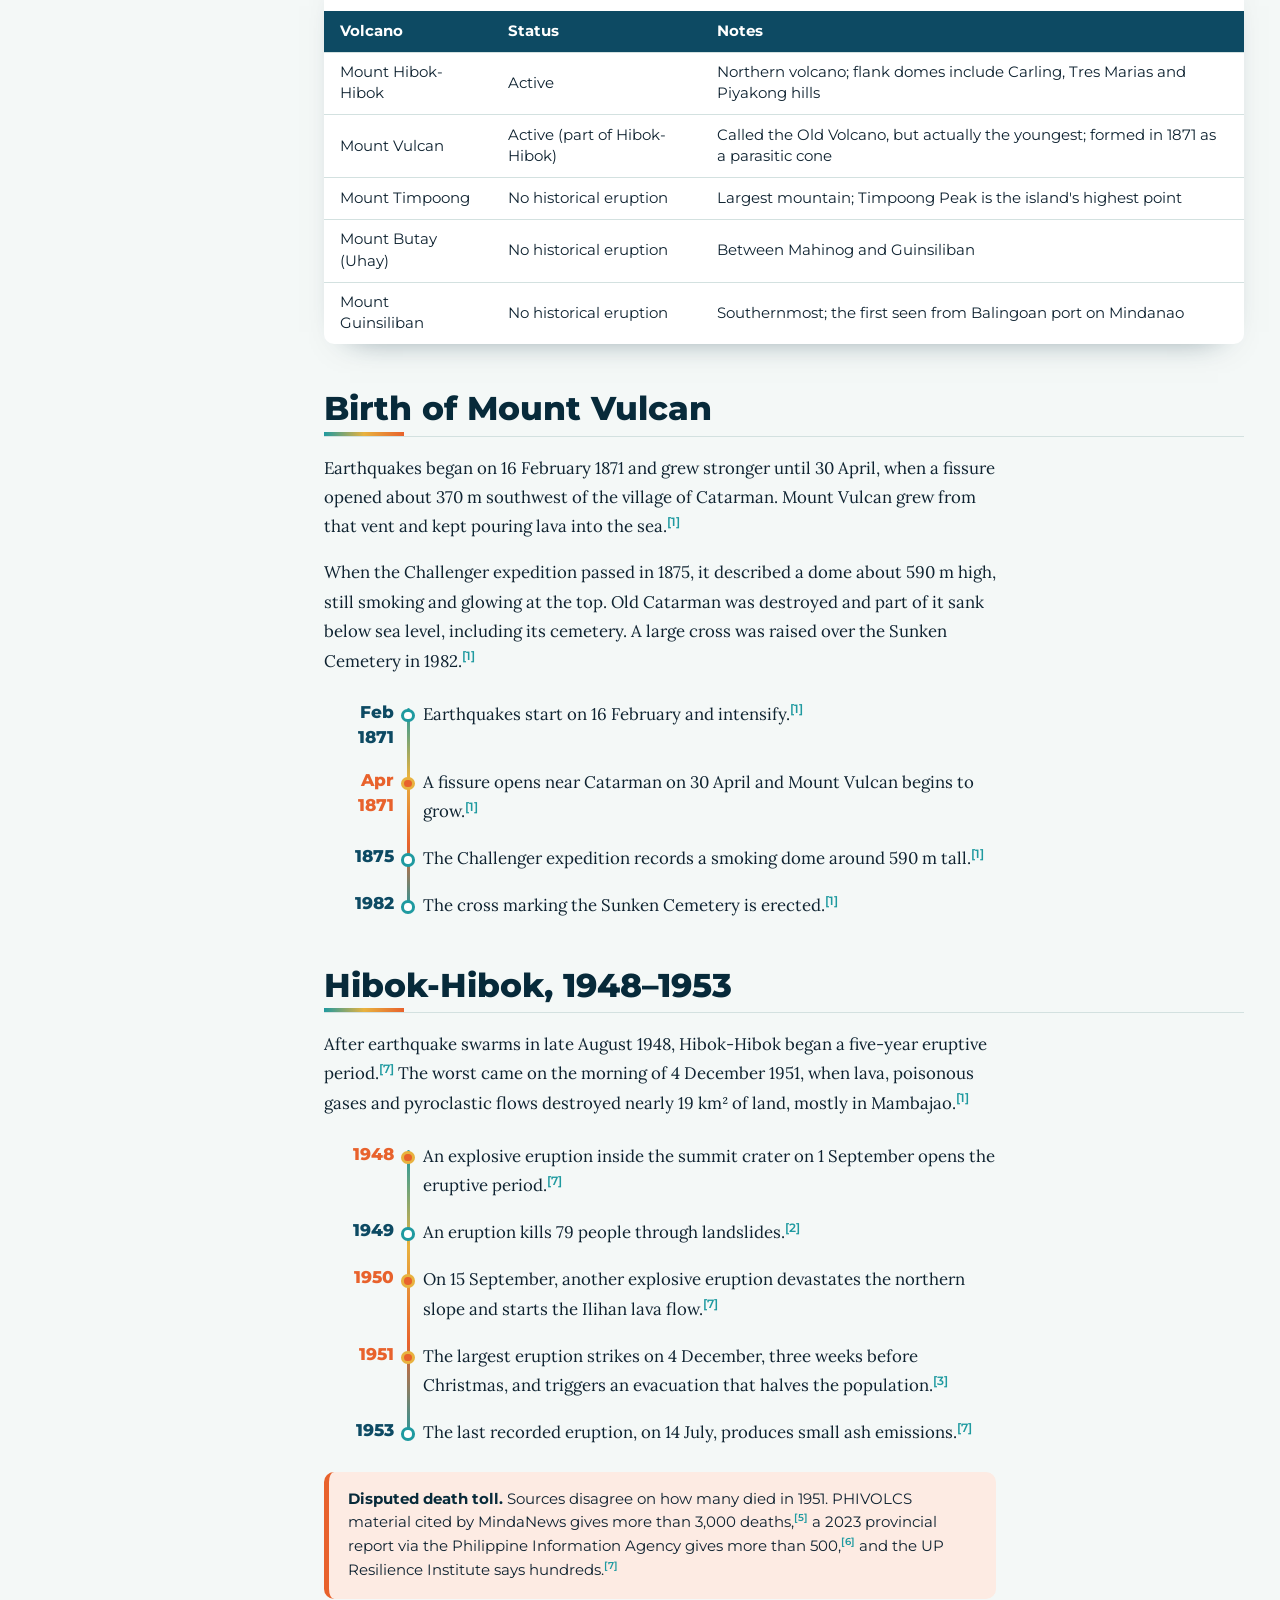
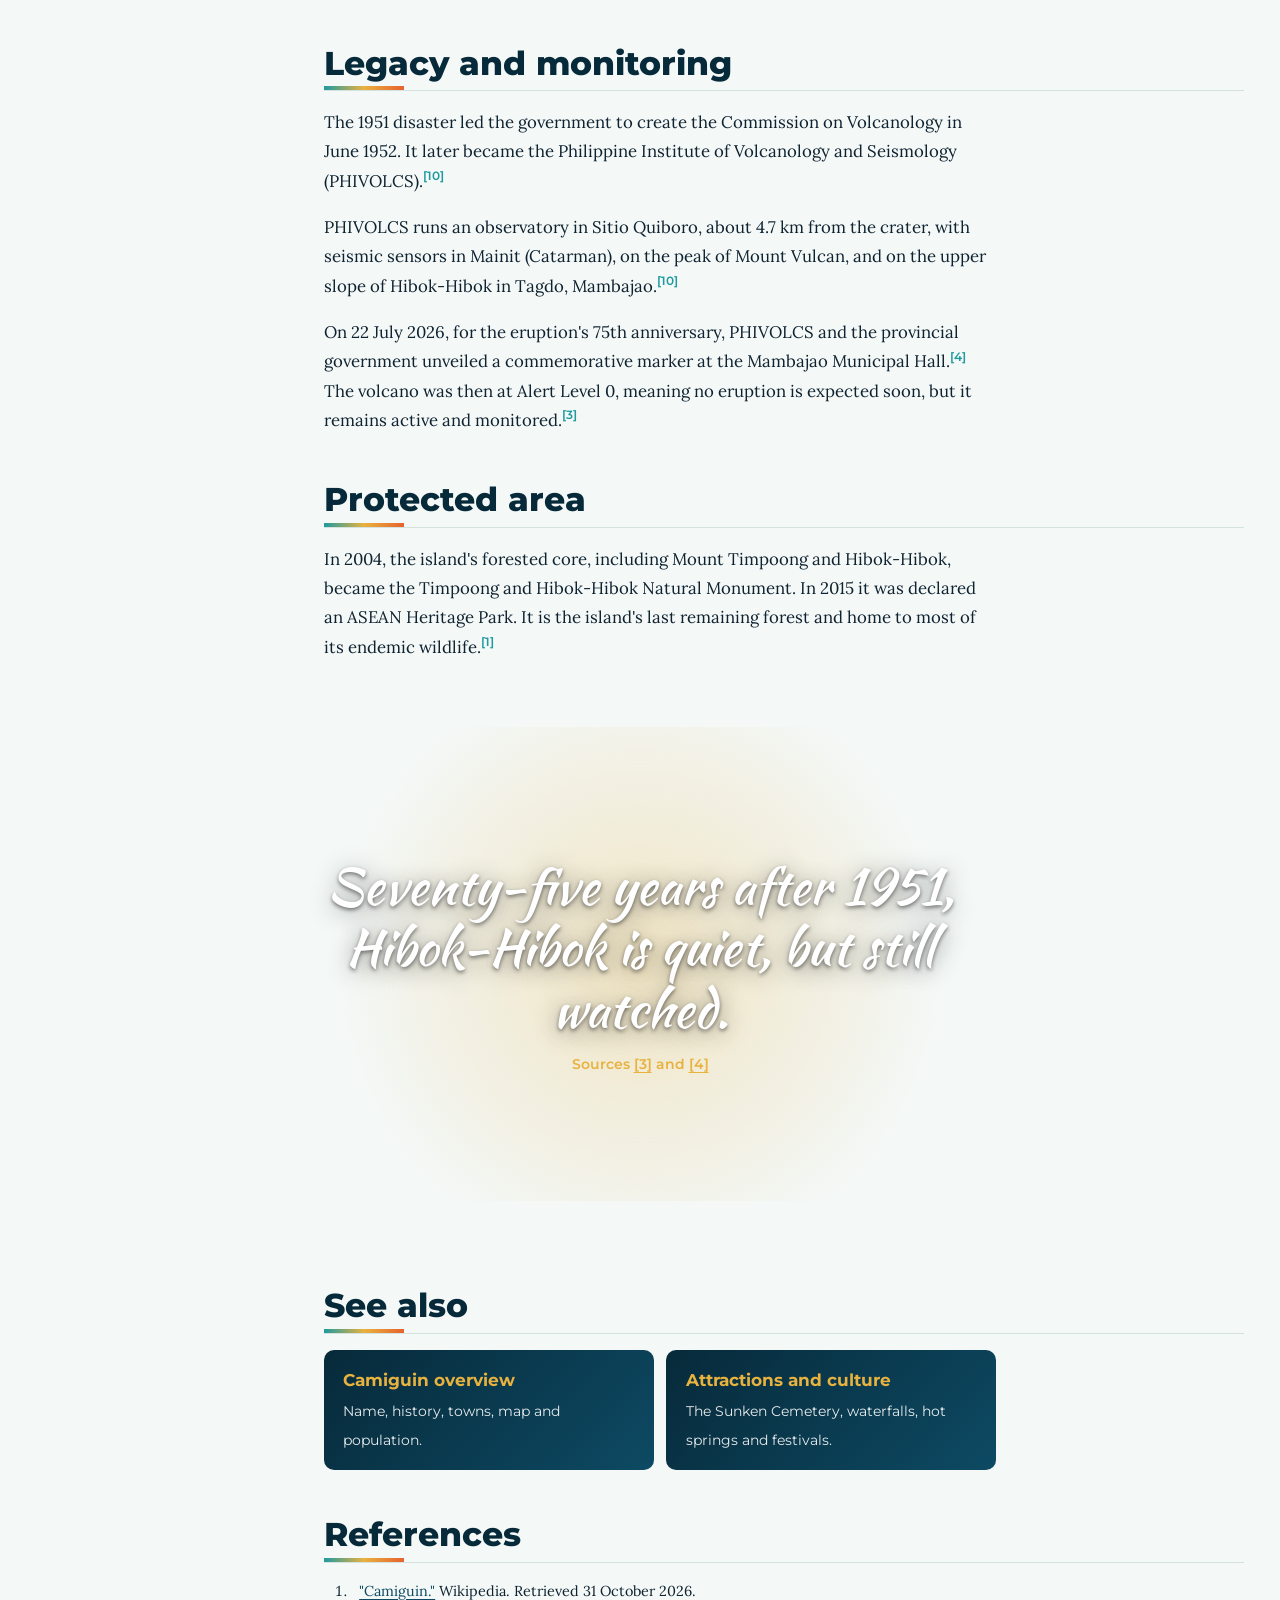
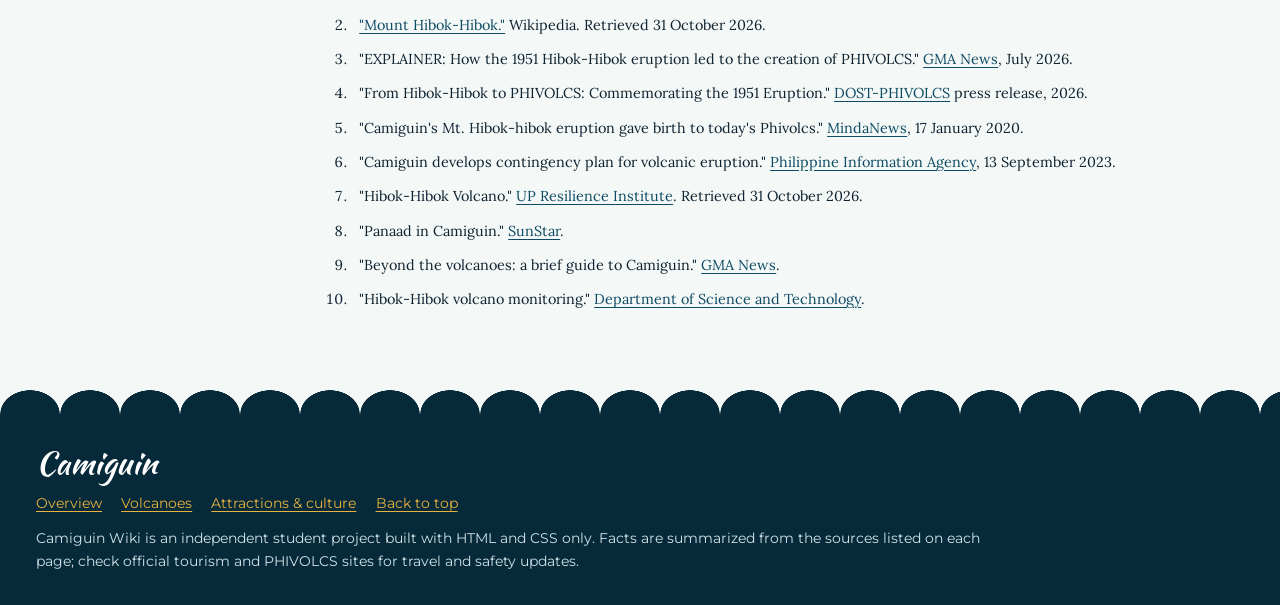
<file: volcanoes.html>
<!DOCTYPE html>
<html lang="en">
<head>
  <meta charset="UTF-8">
  <meta name="viewport" content="width=device-width, initial-scale=1">
  <meta name="description" content="The volcanoes of Camiguin: Hibok-Hibok, the 1871 birth of Mount Vulcan, the 1951 eruption and volcano monitoring.">
  <title>Volcanoes of Camiguin | Camiguin Wiki</title>
  <link rel="preconnect" href="https://fonts.googleapis.com">
  <link rel="preconnect" href="https://fonts.gstatic.com" crossorigin>
  <link href="https://fonts.googleapis.com/css2?family=Kaushan+Script&family=Lora:ital,wght@0,400;0,600;1,400&family=Montserrat:wght@500;600;700;800&display=swap" rel="stylesheet">
  <link rel="stylesheet" href="style.css">
</head>
<body id="top">
  <a class="skip" href="#content">Skip to article</a>
  <div class="progress" aria-hidden="true"></div>

  <header class="site-header">
    <div class="site-header__in">
      <a class="brand" href="index.html"><span class="brand__script">Camiguin</span><span class="brand__tag">WIKI</span></a>
      <input type="checkbox" id="menu" class="nav-toggle">
      <label for="menu" class="nav-btn"><i aria-hidden="true"></i>Menu</label>
      <nav class="nav" aria-label="Wiki pages">
        <ul>
          <li><a href="index.html">Overview</a></li>
          <li><a href="volcanoes.html" aria-current="page">Volcanoes</a></li>
          <li><a href="attractions.html">Attractions &amp; culture</a></li>
        </ul>
      </nav>
    </div>
  </header>

  <section class="hero hero--sub hero--volcano">
    <div class="scene" aria-hidden="true">
      <div class="sun"></div>
      <div class="cloud c1"></div><div class="cloud c2"></div><div class="cloud c3"></div>
      <div class="ridge ridge--far"></div>
      <div class="ridge ridge--main"></div>
      <div class="plume"><i></i><i></i><i></i></div>
      <div class="sea"></div>
      <div class="cross"><span></span></div>
    </div>
    <div class="hero__shade"></div>
    <div class="embers" aria-hidden="true">
      <span style="--x:6%;--d:10s;--w:0s;--drift:40px"></span>
      <span style="--x:14%;--d:8s;--w:2s;--s:4px;--drift:-30px"></span>
      <span style="--x:22%;--d:12s;--w:4s;--s:8px"></span>
      <span style="--x:31%;--d:9s;--w:1s;--s:5px;--drift:-50px"></span>
      <span style="--x:40%;--d:11s;--w:5s"></span>
      <span style="--x:48%;--d:7s;--w:3s;--s:4px;--drift:60px"></span>
      <span style="--x:57%;--d:10s;--w:6s;--s:7px;--drift:-20px"></span>
      <span style="--x:65%;--d:9s;--w:.5s;--s:5px"></span>
      <span style="--x:72%;--d:13s;--w:2.5s;--s:9px;--drift:-45px"></span>
      <span style="--x:80%;--d:8s;--w:4.5s;--s:4px"></span>
      <span style="--x:88%;--d:11s;--w:1.5s;--s:6px;--drift:-35px"></span>
      <span style="--x:95%;--d:9s;--w:3.5s;--s:5px;--drift:25px"></span>
    </div>
    <div class="hero__content">
      <p class="hero__kicker">Wiki article · Geology and hazards</p>
      <h1><span class="script">Volcanoes</span><span class="tracked">OF CAMIGUIN</span></h1>
      <p class="hero__lede">The fire beneath the Island Born of Fire, from the birth of Mount Vulcan to the 1951 eruption of Hibok-Hibok.</p>
    </div>
    <div class="shimmer" aria-hidden="true"></div>
    <div class="wave-edge" aria-hidden="true"></div>
  </section>

  <div class="ticker" aria-label="Quick facts about Camiguin">
    <div class="ticker__track">
      <ul><li>The Island Born of Fire</li><li>Province since 18 June 1966</li><li>241.44 km² of land</li><li>94,892 people (2024)</li><li>5 municipalities, 58 barangays</li><li>Lanzones Festival every October</li><li>ASEAN Heritage Park since 2015</li></ul>
      <ul aria-hidden="true"><li>The Island Born of Fire</li><li>Province since 18 June 1966</li><li>241.44 km² of land</li><li>94,892 people (2024)</li><li>5 municipalities, 58 barangays</li><li>Lanzones Festival every October</li><li>ASEAN Heritage Park since 2015</li></ul>
    </div>
  </div>

  <div class="layout">
    <aside class="side" aria-label="On this page">
      <details class="toc" open>
        <summary>Contents</summary>
        <ol>
          <li><a href="#overview">Overview</a></li>
          <li><a href="#list">List of volcanoes</a></li>
          <li><a href="#vulcan">Birth of Mount Vulcan</a></li>
          <li><a href="#hibok">Hibok-Hibok, 1948–1953</a></li>
          <li><a href="#legacy">Legacy and monitoring</a></li>
          <li><a href="#protected">Protected area</a></li>
          <li><a href="#references">References</a></li>
        </ol>
      </details>
      <p class="meta">Last edited 31 October 2026.</p>
    </aside>

    <main id="content" class="article">
      <p class="crumbs"><a href="index.html">Camiguin Wiki</a> / Volcanoes</p>
      <p class="hatnote">Main article: <a href="index.html">Camiguin</a>.</p>

      <section aria-labelledby="overview">
        <h2 id="overview">Overview</h2>
        <p class="lead">Camiguin is volcanic in origin, made of four stratovolcanoes, most of them with several smaller flank domes. Hibok-Hibok is the only one with recorded historical eruptions, the last in 1953.<sup class="cite"><a href="#ref-1" data-src="Wikipedia: Camiguin">[1]</a></sup></p>
        <div class="callout"><strong>How many volcanoes?</strong> Counts vary with what is counted. Wikipedia lists four main volcanoes plus many domes,<sup class="cite"><a href="#ref-1" data-src="Wikipedia: Camiguin">[1]</a></sup> while a GMA travel guide notes that the island has more volcanoes than its five municipalities.<sup class="cite"><a href="#ref-9" data-src="GMA News: Beyond the volcanoes">[9]</a></sup> Popular sources often quote seven.</div>

        <figure class="peaks">
          <figcaption>Peak heights, in metres<span>Values from the volcano list in source <a href="#ref-1">[1]</a>. Orange tips mark the active Hibok-Hibok system.</span></figcaption>
          <ol>
            <li style="--h:1614"><span class="elev">1,614</span><span class="cone"></span><span class="name">Timpoong</span></li>
            <li style="--h:1568"><span class="elev">1,568</span><span class="cone"></span><span class="name">Mambajao peak</span></li>
            <li class="active" style="--h:1330"><span class="puff"></span><span class="puff"></span><span class="elev">1,330</span><span class="cone"></span><span class="name">Hibok-Hibok</span></li>
            <li class="active" style="--h:671"><span class="elev">671</span><span class="cone"></span><span class="name">Vulcan</span></li>
            <li style="--h:571"><span class="elev">571</span><span class="cone"></span><span class="name">Guinsiliban</span></li>
          </ol>
        </figure>
      </section>

      <section aria-labelledby="list">
        <h2 id="list">List of volcanoes</h2>
        <div class="table-wrap">
          <table class="wikitable wide">
            <caption>Volcanoes from north to south<sup class="cite"><a href="#ref-1" data-src="Wikipedia: Camiguin">[1]</a></sup></caption>
            <thead><tr><th scope="col">Volcano</th><th scope="col">Status</th><th scope="col">Notes</th></tr></thead>
            <tbody>
              <tr><td>Mount Hibok-Hibok</td><td>Active</td><td>Northern volcano; flank domes include Carling, Tres Marias and Piyakong hills</td></tr>
              <tr><td>Mount Vulcan</td><td>Active (part of Hibok-Hibok)</td><td>Called the Old Volcano, but actually the youngest; formed in 1871 as a parasitic cone</td></tr>
              <tr><td>Mount Timpoong</td><td>No historical eruption</td><td>Largest mountain; Timpoong Peak is the island's highest point</td></tr>
              <tr><td>Mount Butay (Uhay)</td><td>No historical eruption</td><td>Between Mahinog and Guinsiliban</td></tr>
              <tr><td>Mount Guinsiliban</td><td>No historical eruption</td><td>Southernmost; the first seen from Balingoan port on Mindanao</td></tr>
            </tbody>
          </table>
        </div>
      </section>

      <section aria-labelledby="vulcan">
        <h2 id="vulcan">Birth of Mount Vulcan</h2>
        <p>Earthquakes began on 16 February 1871 and grew stronger until 30 April, when a fissure opened about 370 m southwest of the village of Catarman. Mount Vulcan grew from that vent and kept pouring lava into the sea.<sup class="cite"><a href="#ref-1" data-src="Wikipedia: Camiguin">[1]</a></sup></p>
        <p>When the Challenger expedition passed in 1875, it described a dome about 590 m high, still smoking and glowing at the top. Old Catarman was destroyed and part of it sank below sea level, including its cemetery. A large cross was raised over the Sunken Cemetery in 1982.<sup class="cite"><a href="#ref-1" data-src="Wikipedia: Camiguin">[1]</a></sup></p>
        <ol class="timeline">
          <li><time>Feb 1871</time><p>Earthquakes start on 16 February and intensify.<sup class="cite"><a href="#ref-1" data-src="Wikipedia: Camiguin">[1]</a></sup></p></li>
          <li class="fire"><time>Apr 1871</time><p>A fissure opens near Catarman on 30 April and Mount Vulcan begins to grow.<sup class="cite"><a href="#ref-1" data-src="Wikipedia: Camiguin">[1]</a></sup></p></li>
          <li><time>1875</time><p>The Challenger expedition records a smoking dome around 590 m tall.<sup class="cite"><a href="#ref-1" data-src="Wikipedia: Camiguin">[1]</a></sup></p></li>
          <li><time>1982</time><p>The cross marking the Sunken Cemetery is erected.<sup class="cite"><a href="#ref-1" data-src="Wikipedia: Camiguin">[1]</a></sup></p></li>
        </ol>
      </section>

      <section aria-labelledby="hibok">
        <h2 id="hibok">Hibok-Hibok, 1948–1953</h2>
        <p>After earthquake swarms in late August 1948, Hibok-Hibok began a five-year eruptive period.<sup class="cite"><a href="#ref-7" data-src="UP Resilience Institute: Hibok-Hibok">[7]</a></sup> The worst came on the morning of 4 December 1951, when lava, poisonous gases and pyroclastic flows destroyed nearly 19 km² of land, mostly in Mambajao.<sup class="cite"><a href="#ref-1" data-src="Wikipedia: Camiguin">[1]</a></sup></p>
        <ol class="timeline">
          <li class="fire"><time>1948</time><p>An explosive eruption inside the summit crater on 1 September opens the eruptive period.<sup class="cite"><a href="#ref-7" data-src="UP Resilience Institute: Hibok-Hibok">[7]</a></sup></p></li>
          <li><time>1949</time><p>An eruption kills 79 people through landslides.<sup class="cite"><a href="#ref-2" data-src="Wikipedia: Mount Hibok-Hibok">[2]</a></sup></p></li>
          <li class="fire"><time>1950</time><p>On 15 September, another explosive eruption devastates the northern slope and starts the Ilihan lava flow.<sup class="cite"><a href="#ref-7" data-src="UP Resilience Institute: Hibok-Hibok">[7]</a></sup></p></li>
          <li class="fire"><time>1951</time><p>The largest eruption strikes on 4 December, three weeks before Christmas, and triggers an evacuation that halves the population.<sup class="cite"><a href="#ref-3" data-src="GMA News: 1951 eruption explainer (2026)">[3]</a></sup></p></li>
          <li><time>1953</time><p>The last recorded eruption, on 14 July, produces small ash emissions.<sup class="cite"><a href="#ref-7" data-src="UP Resilience Institute: Hibok-Hibok">[7]</a></sup></p></li>
        </ol>
        <div class="callout callout--fire"><strong>Disputed death toll.</strong> Sources disagree on how many died in 1951. PHIVOLCS material cited by MindaNews gives more than 3,000 deaths,<sup class="cite"><a href="#ref-5" data-src="MindaNews: Hibok-hibok and PHIVOLCS (2020)">[5]</a></sup> a 2023 provincial report via the Philippine Information Agency gives more than 500,<sup class="cite"><a href="#ref-6" data-src="PIA: Camiguin contingency plan (2023)">[6]</a></sup> and the UP Resilience Institute says hundreds.<sup class="cite"><a href="#ref-7" data-src="UP Resilience Institute: Hibok-Hibok">[7]</a></sup></div>
      </section>

      <section aria-labelledby="legacy">
        <h2 id="legacy">Legacy and monitoring</h2>
        <p>The 1951 disaster led the government to create the Commission on Volcanology in June 1952. It later became the Philippine Institute of Volcanology and Seismology (PHIVOLCS).<sup class="cite"><a href="#ref-10" data-src="DOST: Hibok-Hibok monitoring">[10]</a></sup></p>
        <p>PHIVOLCS runs an observatory in Sitio Quiboro, about 4.7 km from the crater, with seismic sensors in Mainit (Catarman), on the peak of Mount Vulcan, and on the upper slope of Hibok-Hibok in Tagdo, Mambajao.<sup class="cite"><a href="#ref-10" data-src="DOST: Hibok-Hibok monitoring">[10]</a></sup></p>
        <p>On 22 July 2026, for the eruption's 75th anniversary, PHIVOLCS and the provincial government unveiled a commemorative marker at the Mambajao Municipal Hall.<sup class="cite"><a href="#ref-4" data-src="PHIVOLCS: 1951 eruption marker (2026)">[4]</a></sup> The volcano was then at Alert Level 0, meaning no eruption is expected soon, but it remains active and monitored.<sup class="cite"><a href="#ref-3" data-src="GMA News: 1951 eruption explainer (2026)">[3]</a></sup></p>
      </section>

      <section aria-labelledby="protected">
        <h2 id="protected">Protected area</h2>
        <p>In 2004, the island's forested core, including Mount Timpoong and Hibok-Hibok, became the Timpoong and Hibok-Hibok Natural Monument. In 2015 it was declared an ASEAN Heritage Park. It is the island's last remaining forest and home to most of its endemic wildlife.<sup class="cite"><a href="#ref-1" data-src="Wikipedia: Camiguin">[1]</a></sup></p>
      </section>
    </main>
  </div>

  <div class="band">
    <p>Seventy-five years after 1951, Hibok-Hibok is quiet, but still watched.</p>
    <cite>Sources <a href="#ref-3">[3]</a> and <a href="#ref-4">[4]</a></cite>
  </div>

  <div class="layout">
    <div class="side" aria-hidden="true"></div>
    <div class="article">
      <section class="clear" aria-labelledby="see-also">
        <h2 id="see-also">See also</h2>
        <ul class="see">
          <li><a href="index.html"><strong>Camiguin overview</strong><span>Name, history, towns, map and population.</span></a></li>
          <li><a href="attractions.html"><strong>Attractions and culture</strong><span>The Sunken Cemetery, waterfalls, hot springs and festivals.</span></a></li>
        </ul>
      </section>
      <section aria-labelledby="references">
        <h2 id="references">References</h2>
        <ol class="refs">
          <li id="ref-1"><a href="https://en.wikipedia.org/wiki/Camiguin" rel="noopener">"Camiguin."</a> Wikipedia. Retrieved 31 October 2026.</li>
          <li id="ref-2"><a href="https://en.wikipedia.org/wiki/Mount_Hibok-Hibok" rel="noopener">"Mount Hibok-Hibok."</a> Wikipedia. Retrieved 31 October 2026.</li>
          <li id="ref-3">"EXPLAINER: How the 1951 Hibok-Hibok eruption led to the creation of PHIVOLCS." <a href="https://gmanetwork.com/news/scitech/science/995798/explainer-how-the-1951-hibok-hibok-eruption-led-to-the-creation-of-phivolcs/story" rel="noopener">GMA News</a>, July 2026.</li>
          <li id="ref-4">"From Hibok-Hibok to PHIVOLCS: Commemorating the 1951 Eruption." <a href="https://www.phivolcs.dost.gov.ph/press-release-from-hibok-hibok-to-phivolcs-commemorating-the-1951-eruption/" rel="noopener">DOST-PHIVOLCS</a> press release, 2026.</li>
          <li id="ref-5">"Camiguin's Mt. Hibok-hibok eruption gave birth to today's Phivolcs." <a href="https://mindanews.com/top-stories/2020/01/camiguins-mt-hibok-hibok-eruption-gave-birth-to-todays-phivolcs/" rel="noopener">MindaNews</a>, 17 January 2020.</li>
          <li id="ref-6">"Camiguin develops contingency plan for volcanic eruption." <a href="https://mirror.pia.gov.ph/news/2023/09/13/camiguin-develops-contingency-plan-for-volcanic-eruption" rel="noopener">Philippine Information Agency</a>, 13 September 2023.</li>
          <li id="ref-7">"Hibok-Hibok Volcano." <a href="https://resilience.up.edu.ph/?p=27489" rel="noopener">UP Resilience Institute</a>. Retrieved 31 October 2026.</li>
          <li id="ref-8">"Panaad in Camiguin." <a href="https://www.sunstar.com.ph/more-articles/panaad-in-camiguin-" rel="noopener">SunStar</a>.</li>
          <li id="ref-9">"Beyond the volcanoes: a brief guide to Camiguin." <a href="https://gmanetwork.com/news/lifestyle/travel/289950/beyond-the-volcanoes-a-brief-guide-to-camiguin/story" rel="noopener">GMA News</a>.</li>
          <li id="ref-10">"Hibok-Hibok volcano monitoring." <a href="https://www.dost.gov.ph/?start=2120" rel="noopener">Department of Science and Technology</a>.</li>
        </ol>
      </section>
    </div>
  </div>

  <a class="top" href="#top" aria-label="Back to top"><span aria-hidden="true">↑</span></a>

  <footer class="footer">
    <div class="footer__in">
      <span class="brand__script">Camiguin</span>
      <nav aria-label="Footer">
        <ul>
          <li><a href="index.html">Overview</a></li>
          <li><a href="volcanoes.html">Volcanoes</a></li>
          <li><a href="attractions.html">Attractions &amp; culture</a></li>
          <li><a href="#top">Back to top</a></li>
        </ul>
      </nav>
      <p>Camiguin Wiki is an independent student project built with HTML and CSS only. Facts are summarized from the sources listed on each page; check official tourism and PHIVOLCS sites for travel and safety updates.</p>
    </div>
  </footer>
</body>
</html>
</file>
<file: style.css>
:root {
  /* =========================================================
     HERO BACKGROUND IMAGE — PUT YOUR IMAGE HERE
     Path is relative to this CSS file.
     ========================================================= */
  --hero-img: url("00e0c8225290f9bf89837853c0608975.jpg");
  --hero-pos: 45% 55%;      /* focal point: x y (keeps the cross + peak in frame) */
 
  --sky: #0A84CE;
  --sea-deep: #072A3A;
  --sea: #0D4A63;
  --lagoon: #1F9AA0;
  --jungle: #4F8A22;
  --moss: #2D5A1A;
  --gold: #E8B23F;
  --ember: #E8622C;
  --foam: #F4F8F7;
  --white: #FFFFFF;
  --ink: #0E2230;
  --muted: #4A5E6A;
  --rule: #D3E1E0;
 
  --f-script: "Kaushan Script", "Brush Script MT", cursive;
  --f-ui: "Montserrat", "Segoe UI", Roboto, Arial, sans-serif;
  --f-body: "Lora", Georgia, "Times New Roman", serif;
  --measure: 42rem;
  --r: 10px;
}
 
/* Optional: a different photo per sub-page. Uncomment and set paths.
.hero--volcano { --hero-img: url("images/hero-volcano.jpg"); }
.hero--sea     { --hero-img: url("images/hero-sea.jpg"); }
*/
 
/* ---------- Base ---------- */
*, *::before, *::after { box-sizing: border-box; }
html { scroll-behavior: smooth; scroll-padding-top: 5rem; }
html, body { overflow-x: clip; }
body {
  margin: 0;
  background: var(--foam);
  color: var(--ink);
  font: 1.05rem/1.75 var(--f-body);
}
img { max-width: 100%; height: auto; }
a { color: var(--sea); text-underline-offset: .18em; }
a:hover { color: var(--lagoon); }
:focus-visible { outline: 3px solid var(--gold); outline-offset: 2px; border-radius: 4px; }
.skip { position: absolute; left: 1rem; top: -4rem; z-index: 100; background: var(--gold); color: var(--sea-deep); padding: .5rem 1rem; border-radius: var(--r); font-family: var(--f-ui); font-weight: 700; }
.skip:focus { top: 1rem; }
.sr { position: absolute !important; width: 1px; height: 1px; overflow: hidden; clip: rect(0 0 0 0); white-space: nowrap; }
 
/* ---------- Shared animations ---------- */
@keyframes float { 50% { transform: translateY(-6px); } }
@keyframes sheen { 40%, 100% { transform: translateX(100%); } }
 
/* ---------- Page transitions between the wiki pages ---------- */
@view-transition { navigation: auto; }
.site-header { view-transition-name: header; }
::view-transition-old(root) { animation: vt-out .35s ease both; }
::view-transition-new(root) { animation: vt-in .5s cubic-bezier(.2,.7,.2,1) both; }
@keyframes vt-out { to { opacity: 0; transform: scale(.98); } }
@keyframes vt-in { from { opacity: 0; transform: translateY(1.5rem); } }
 
/* ---------- Lava progress bar ---------- */
.progress {
  position: fixed; inset: 0 0 auto 0; height: 4px; z-index: 90;
  background: linear-gradient(90deg, var(--lagoon), var(--gold), var(--ember));
  transform-origin: left; transform: scaleX(0);
}
@supports (animation-timeline: scroll()) {
  .progress { animation: grow linear both; animation-timeline: scroll(root); }
}
@keyframes grow { to { transform: scaleX(1); } }
 
/* ---------- Header + CSS-only mobile menu ---------- */
.site-header {
  position: sticky; top: 0; z-index: 60;
  background: rgba(7, 42, 58, .92);
  backdrop-filter: blur(10px);
  -webkit-backdrop-filter: blur(10px);
  border-bottom: 3px solid var(--gold);
  font-family: var(--f-ui);
}
.site-header__in {
  max-width: 78rem; margin: 0 auto; padding: .55rem 1.25rem;
  display: flex; align-items: center; justify-content: space-between; flex-wrap: wrap; gap: .75rem;
}
.brand { display: flex; align-items: baseline; gap: .5rem; text-decoration: none; color: var(--white); }
.brand:hover { color: var(--white); }
.brand__script { font-family: var(--f-script); font-size: 1.7rem; line-height: 1; }
.brand__tag { font-size: .72rem; font-weight: 700; letter-spacing: .35em; color: var(--gold); }
.brand:hover .brand__script { animation: wiggle .6s ease; }
@keyframes wiggle { 30% { transform: rotate(-4deg); } 60% { transform: rotate(3deg); } }
 
.nav-toggle { position: absolute; opacity: 0; width: 1px; height: 1px; }
.nav-btn {
  display: none; cursor: pointer; color: var(--white);
  border: 1px solid rgba(255,255,255,.35); border-radius: 999px; padding: .4rem .9rem;
  font-weight: 600; font-size: .9rem; align-items: center; gap: .5rem;
}
.nav-btn i, .nav-btn i::before, .nav-btn i::after {
  display: block; width: 1.1rem; height: 2px; background: currentColor; position: relative;
  transition: transform .3s ease, background .3s ease;
}
.nav-btn i::before, .nav-btn i::after { content: ""; position: absolute; left: 0; }
.nav-btn i::before { top: -6px; }
.nav-btn i::after { top: 6px; }
.nav-toggle:focus-visible + .nav-btn { outline: 3px solid var(--gold); }
.nav-toggle:checked + .nav-btn i { background: transparent; }
.nav-toggle:checked + .nav-btn i::before { transform: translateY(6px) rotate(45deg); }
.nav-toggle:checked + .nav-btn i::after { transform: translateY(-6px) rotate(-45deg); }
 
.nav ul { list-style: none; margin: 0; padding: 0; display: flex; gap: .3rem; }
.nav a {
  position: relative; display: block; padding: .5rem .95rem; border-radius: 999px;
  color: #DCEBEF; text-decoration: none; font-weight: 600; font-size: .95rem;
  transition: background .3s ease, color .3s ease;
}
.nav a:hover { background: rgba(255,255,255,.1); color: var(--white); }
.nav a[aria-current="page"] {
  background: var(--gold); color: var(--sea-deep);
  animation: nav-glow 2.5s ease-in-out infinite;          /* NEW: soft glow */
}
@keyframes nav-glow { 50% { box-shadow: 0 0 0 4px rgba(232,178,63,.25), 0 0 16px rgba(232,178,63,.5); } }
 
/* ---------- Hero ---------- */
.hero {
  position: relative; isolation: isolate; overflow: hidden;
  min-height: min(92vh, 52rem);
  display: grid; align-items: center;
  color: var(--white);
  background: var(--sea);   /* fallback colour while the photo loads */
}
.hero--sub { min-height: min(64vh, 34rem); }
 
/* Photo background (set the image in :root → --hero-img) */
.scene {
  position: absolute; inset: 0; z-index: -3; overflow: hidden;
  background: var(--sea) var(--hero-img) var(--hero-pos) / cover no-repeat;
  animation: scene-in 2s cubic-bezier(.2,.7,.2,1) both,
             kenburns 30s 2s ease-in-out infinite alternate;   /* NEW: slow zoom */
}
.scene > * { display: none; }   /* hides the old drawn sun/clouds/ridges/sea/cross if still in the HTML */
@keyframes scene-in { from { transform: scale(1.15); filter: blur(5px) saturate(1.4); } }
@keyframes kenburns { to { transform: scale(1.08) translate(-1%, -1%); } }
 
/* FIXED: the last colour was corrupted, which broke the whole overlay */
.hero__shade {
  position: absolute; inset: 0; z-index: -2;
  background:
    radial-gradient(ellipse 70% 55% at 50% 50%, rgba(7,42,58,.6), transparent 75%),
    linear-gradient(180deg, rgba(7,42,58,.35) 0%, rgba(7,42,58,.2) 45%, rgba(7,42,58,.8) 100%);
}
 
@supports (animation-timeline: scroll()) {
  .hero__content { animation: content-px linear both; animation-timeline: scroll(root); animation-range: 0 80vh; }
}
@keyframes content-px { to { transform: translateY(40%); opacity: 0; } }
 
/* Rising embers — "born of fire" */
.embers { position: absolute; inset: 0; z-index: -1; pointer-events: none; }
.embers span {
  position: absolute; bottom: -2rem; left: var(--x);
  width: var(--s, 6px); aspect-ratio: 1; border-radius: 50%;
  background: radial-gradient(circle, #FFE7A3 0%, var(--gold) 40%, var(--ember) 70%, transparent 72%);
  box-shadow: 0 0 10px 2px rgba(232, 98, 44, .55);
  opacity: 0;
  animation: ember var(--d, 9s) linear var(--w, 0s) infinite;
}
@keyframes ember {
  0% { transform: translate(0, 0) scale(1); opacity: 0; }
  10% { opacity: 1; }
  50% { transform: translate(var(--drift, 30px), -45vh) scale(.8); }
  100% { transform: translate(calc(var(--drift, 30px) * -1), -95vh) scale(.2); opacity: 0; }
}
 
.hero__content {
  max-width: 78rem; width: 100%; margin: 0 auto; padding: 5rem 1.25rem 7rem;
  text-align: center;
}
.hero__kicker {
  position: relative; overflow: hidden;                    /* NEW: for the light sweep */
  display: inline-block; margin: 0 0 1rem; padding: .35rem 1rem; border-radius: 999px;
  background: rgba(255,255,255,.14); border: 1px solid rgba(255,255,255,.3);
  font: 600 .85rem/1.4 var(--f-ui);
  animation: drop .8s .3s cubic-bezier(.2,.8,.2,1.2) both;
}
.hero__kicker::after {
  content: ""; position: absolute; inset: 0; pointer-events: none;
  background: linear-gradient(110deg, transparent 30%, rgba(255,255,255,.45) 50%, transparent 70%);
  transform: translateX(-100%);
  animation: sheen 4s 2s ease-in-out infinite;
}
.hero h1 { margin: 0; line-height: 1; text-shadow: 0 2px 4px rgba(0,0,0,.55), 0 6px 30px rgba(0,0,0,.45); }
.hero h1 .script {
  display: block; font-family: var(--f-script); font-weight: 400;
  font-size: clamp(3.6rem, 13vw, 9.5rem);
  clip-path: inset(0 100% 0 0);
  animation: write 1.6s .5s cubic-bezier(.6,.1,.2,1) forwards,
             float 6s 2.4s ease-in-out infinite;           /* NEW: gentle float */
}
.hero--sub h1 .script { font-size: clamp(3rem, 10vw, 6.5rem); }
.hero h1 .tracked {
  display: block; margin-top: .4rem;
  font: 700 clamp(1rem, 2.8vw, 1.8rem)/1 var(--f-ui);
  letter-spacing: .1em;
  text-shadow: 0 2px 6px rgba(0,0,0,.7);
  animation: track 1.4s 1.5s cubic-bezier(.2,.8,.2,1) both;
}
/* Opens wider than before so the text shadow isn't clipped */
@keyframes write { to { clip-path: inset(-30% -5% -30% -5%); } }
@keyframes track { from { letter-spacing: -.2em; opacity: 0; } to { letter-spacing: .55em; opacity: 1; } }
.hero__lede {
  max-width: 38rem; margin: 1.4rem auto 0; font-size: clamp(1rem, 1.8vw, 1.2rem);
  text-shadow: 0 1px 2px rgba(0,0,0,.9), 0 2px 12px rgba(0,0,0,.7);
  /* glass pill behind the slogan (delete these 3 lines if you don't want it) */
  padding: .6rem 1.2rem; border-radius: 14px; background: rgba(7,42,58,.35);
  backdrop-filter: blur(4px); -webkit-backdrop-filter: blur(4px);
  animation: rise .9s 2.1s ease both;
}
@keyframes rise { from { opacity: 0; transform: translateY(1rem); } }
@keyframes drop { from { opacity: 0; transform: translateY(-1rem) scale(.9); } }
 
.cue {
  display: inline-flex; align-items: center; gap: .6rem; margin-top: 2rem;
  padding: .7rem 1.4rem; border-radius: 999px; text-decoration: none;
  background: var(--gold); color: var(--sea-deep); font: 700 .95rem var(--f-ui);
  box-shadow: 0 10px 30px -10px rgba(232,178,63,.9);
  animation: rise .8s 2.4s ease both, glow 2.8s 3.2s ease-in-out infinite;
  transition: transform .3s ease;
}
.cue:hover { color: var(--sea-deep); transform: translateY(-3px); }
.cue b { display: inline-block; animation: bounce 1.4s ease-in-out infinite; }
@keyframes glow { 50% { box-shadow: 0 0 0 10px rgba(232,178,63,0), 0 10px 40px -6px rgba(232,98,44,.9); } }
@keyframes bounce { 50% { transform: translateY(4px); } }
 
/* Sparkling sea strip */
.shimmer {
  position: absolute; left: 0; right: 0; bottom: 0; height: 5rem; z-index: -1;
  background:
    repeating-linear-gradient(100deg, transparent 0 22px, rgba(255,255,255,.18) 22px 24px, transparent 24px 60px),
    linear-gradient(180deg, transparent, rgba(31,154,160,.35));
  background-size: 300px 100%, 100% 100%;
  -webkit-mask: linear-gradient(180deg, transparent, #000 60%);
          mask: linear-gradient(180deg, transparent, #000 60%);
  animation: sparkle 6s linear infinite;
}
@keyframes sparkle { to { background-position: 300px 0, 0 0; } }
.wave-edge {
  position: absolute; left: 0; right: 0; bottom: -1px; height: 48px;
  background: var(--foam);
  -webkit-mask: radial-gradient(28px 22px at 50% 0, transparent 98%, #000) 0 0 / 56px 100% repeat-x;
          mask: radial-gradient(28px 22px at 50% 0, transparent 98%, #000) 0 0 / 56px 100% repeat-x;
  animation: wave-move 8s linear infinite;
}
@keyframes wave-move { to { -webkit-mask-position: 56px 0; mask-position: 56px 0; } }
 
/* ---------- Fact ticker ---------- */
.ticker { overflow: hidden; background: var(--sea-deep); color: var(--white); font: 600 .92rem var(--f-ui); }
.ticker__track { display: flex; width: max-content; animation: marquee 40s linear infinite; }
.ticker:hover .ticker__track { animation-play-state: paused; }
.ticker ul { display: flex; list-style: none; margin: 0; padding: .7rem 0; }
.ticker li { padding: 0 1.4rem; white-space: nowrap; display: flex; align-items: center; gap: 1.4rem; }
.ticker li::after {
  content: ""; width: .5rem; height: .5rem; border-radius: 50%; background: var(--gold); box-shadow: 0 0 8px var(--ember);
  animation: dot-pulse 1.6s ease-in-out infinite;          /* NEW: pulsing dots */
}
@keyframes marquee { to { transform: translateX(-50%); } }
@keyframes dot-pulse { 50% { transform: scale(1.5); box-shadow: 0 0 14px var(--ember); } }
 
/* ---------- Counting stats ---------- */
@property --n { syntax: "<integer>"; initial-value: 0; inherits: false; }
.stats { max-width: 78rem; margin: -3rem auto 0; padding: 0 1.25rem; position: relative; z-index: 5; }
.stats ul { list-style: none; margin: 0; padding: 0; display: grid; grid-template-columns: repeat(2, 1fr); gap: 1rem; }
.stats li {
  background: var(--white); border-radius: var(--r); padding: 1.1rem 1rem; text-align: center;
  border-bottom: 4px solid var(--lagoon);
  box-shadow: 0 18px 40px -24px rgba(7,42,58,.6);
  animation: rise .7s calc(2.2s + var(--k, 0) * .12s) ease both;
  transition: transform .35s ease, border-color .35s ease;
}
.stats li:nth-child(2) { --k: 1; } .stats li:nth-child(3) { --k: 2; } .stats li:nth-child(4) { --k: 3; }
.stats li:hover { transform: translateY(-6px) rotate(-1deg); border-color: var(--ember); }
.stats p { margin: 0; }
.stat__v { font: 800 clamp(1.8rem, 4.5vw, 2.6rem)/1.1 var(--f-ui); color: var(--sea); font-variant-numeric: tabular-nums; }
.stat__l { font: 500 .88rem var(--f-ui); color: var(--muted); }
.count { --n: var(--to); counter-reset: n var(--n); animation: count 2.4s 2.4s cubic-bezier(.2,.7,.2,1) both; }
.count::after { content: counter(n); }
@keyframes count { from { --n: 0; } to { --n: var(--to); } }
 
/* ---------- Layout ---------- */
.layout {
  max-width: 78rem; margin: 0 auto; padding: 2.5rem 1.25rem 3rem;
  display: grid; grid-template-columns: 1fr; gap: 2rem;
}
.toc {
  font-family: var(--f-ui); font-size: .92rem; background: var(--white);
  border-radius: var(--r); padding: 1rem 1.15rem; border-top: 4px solid var(--jungle);
  box-shadow: 0 10px 30px -22px rgba(7,42,58,.6);
}
.toc summary { cursor: pointer; font-weight: 700; list-style: none; color: var(--sea-deep); }
.toc summary::-webkit-details-marker { display: none; }
.toc summary::after { content: "Hide"; float: right; font-weight: 500; color: var(--lagoon); }
.toc:not([open]) summary::after { content: "Show"; }
.toc ol { margin: .7rem 0 0; padding-left: 1.2rem; }
.toc li { margin: .25rem 0; }
.toc a { text-decoration: none; transition: padding-left .25s ease, color .25s ease; }
.toc a:hover { padding-left: .3rem; color: var(--ember); }
.meta { font: .82rem/1.6 var(--f-ui); color: var(--muted); margin-top: 1rem; }
 
.article { min-width: 0; }
.crumbs { font: .85rem var(--f-ui); color: var(--muted); margin: 0 0 1rem; }
.crumbs a { color: var(--muted); }
.hatnote { font-style: italic; color: var(--muted); padding-left: 1.4rem; border-left: 3px solid var(--rule); }
.lead { font-size: 1.15rem; }
.article p, .article ul:not([class]), .article ol:not([class]) { max-width: var(--measure); }
 
.article h2 {
  font: 800 clamp(1.5rem, 3vw, 2.05rem)/1.2 var(--f-ui);
  color: var(--sea-deep); margin: 2.8rem 0 .8rem; padding-bottom: .45rem;
  border-bottom: 1px solid var(--rule);
  background: linear-gradient(90deg, var(--lagoon), var(--gold), var(--ember)) left bottom / 5rem 4px no-repeat;
}
.article h3 { font: 700 1.15rem var(--f-ui); color: var(--sea); margin: 1.8rem 0 .4rem; }
 
/* Citations with tooltips */
.cite { font: 600 .7em var(--f-ui); vertical-align: super; line-height: 0; position: relative; white-space: nowrap; }
.cite a { text-decoration: none; color: var(--lagoon); }
@media (hover: hover) and (min-width: 760px) {
  .cite a[data-src]::after {
    content: attr(data-src); position: absolute; left: 50%; bottom: 1.6em; z-index: 30;
    width: max-content; max-width: 16rem; white-space: normal; line-height: 1.35;
    padding: .45rem .7rem; border-radius: 8px; background: var(--sea-deep); color: var(--white);
    border-bottom: 3px solid var(--gold); font-size: .78rem;
    opacity: 0; pointer-events: none; transform: translate(-50%, .4rem) scale(.95);
    transition: opacity .2s ease, transform .2s ease;
  }
  .cite a[data-src]:hover::after, .cite a[data-src]:focus-visible::after { opacity: 1; transform: translate(-50%, 0) scale(1); }
}
 
/* Infobox */
.infobox {
  font: .9rem/1.45 var(--f-ui); background: var(--white); border-radius: var(--r);
  overflow: hidden; margin: 0 0 1.5rem; box-shadow: 0 18px 40px -26px rgba(7,42,58,.7);
  width: 100%; border-collapse: collapse;
}
.infobox caption {
  caption-side: top; padding: 1rem; text-align: center; color: var(--white);
  background: linear-gradient(135deg, var(--sea-deep), var(--sea) 60%, var(--lagoon));
  background-size: 200% 200%;                               /* NEW: drifting gradient */
  animation: gradient-drift 8s ease-in-out infinite alternate;
  border-radius: var(--r) var(--r) 0 0;
}
@keyframes gradient-drift { to { background-position: 100% 50%; } }
.infobox caption .script { display: block; font: 2.2rem/1 var(--f-script); }
.infobox caption small { display: block; letter-spacing: .3em; font-weight: 700; color: var(--gold); margin-top: .3rem; }
.infobox th, .infobox td { text-align: left; vertical-align: top; padding: .5rem 1rem; border-top: 1px solid var(--rule); }
.infobox th { width: 42%; color: var(--muted); font-weight: 600; }
.infobox .row-head th { background: var(--sea-deep); color: var(--gold); text-align: center; width: auto; letter-spacing: .05em; }
.infobox tr { transition: background .2s ease; }
.infobox tbody tr:hover { background: #EEF6F5; }
 
/* Tables */
.table-wrap { overflow-x: auto; margin: 1.2rem 0 1.6rem; border-radius: var(--r); background: var(--white); box-shadow: 0 14px 34px -26px rgba(7,42,58,.7); }
.wikitable { width: 100%; border-collapse: collapse; font: .92rem/1.45 var(--f-ui); }
.wikitable caption { caption-side: top; text-align: left; padding: .75rem 1rem; font-weight: 700; color: var(--sea-deep); }
.wikitable th, .wikitable td { padding: .6rem 1rem; text-align: left; border-top: 1px solid var(--rule); }
.wikitable thead th { background: var(--sea); color: var(--white); border-top: 0; }
.wikitable td.num, .wikitable th.num { text-align: right; font-variant-numeric: tabular-nums; }
.wikitable tbody tr { transition: background .25s ease, box-shadow .25s ease; }
.wikitable tbody tr:hover { background: #FFF6E0; box-shadow: inset 4px 0 0 var(--ember); }
.wikitable tfoot td { font-weight: 700; background: #EEF6F5; }
.wide { min-width: 34rem; }
 
/* Callout boxes */
.callout {
  max-width: var(--measure); margin: 1.2rem 0; padding: 1rem 1.2rem; border-radius: var(--r);
  font: .93rem/1.6 var(--f-ui); background: #FFF6E0; border-left: 5px solid var(--gold);
}
.callout--fire { background: #FDEBE3; border-left-color: var(--ember); }
.callout strong { color: var(--sea-deep); }
 
/* Timeline with a lava line */
.timeline { list-style: none; margin: 1.5rem 0; padding: 0; position: relative; max-width: var(--measure); }
.timeline::before {
  content: ""; position: absolute; left: 5.2rem; top: .5rem; bottom: .5rem; width: 3px;
  background: linear-gradient(var(--lagoon), var(--gold), var(--ember), var(--lagoon));
  border-radius: 3px; transform-origin: top;
}
.timeline li { display: grid; grid-template-columns: 4.4rem 1fr; gap: 1.8rem; margin-bottom: 1.1rem; position: relative; }
.timeline li::before {
  content: ""; position: absolute; left: 5.2rem; top: .55rem; width: .85rem; height: .85rem; margin-left: -.36rem;
  border-radius: 50%; background: var(--white); border: 3px solid var(--lagoon);
}
.timeline li.fire::before { background: var(--ember); border-color: var(--gold); animation: lava-pulse 1.8s ease-in-out infinite; }
@keyframes lava-pulse { 50% { box-shadow: 0 0 0 8px rgba(232,98,44,0), 0 0 14px 4px rgba(232,98,44,.6); } }
.timeline time { font: 800 1.05rem/1.5 var(--f-ui); color: var(--sea); text-align: right; }
.timeline .fire time { color: var(--ember); }
.timeline p { margin: 0; }
 
/* Island map */
.figure { max-width: var(--measure); margin: 1.4rem 0 1.8rem; background: var(--white); border-radius: var(--r); padding: .8rem; box-shadow: 0 14px 34px -26px rgba(7,42,58,.7); }
.figure figcaption { font: .84rem/1.5 var(--f-ui); color: var(--muted); padding: .6rem .3rem 0; }
.map .m-sea { fill: #CFEAF0; }
.map .ripple { fill: none; stroke: #A9D8E2; stroke-width: 1.5; animation: ripple 6s ease-in-out infinite; transform-origin: 235px 215px; }
.map .ripple:nth-of-type(2) { animation-delay: -3s; }
@keyframes ripple { 0% { transform: scale(.92); opacity: 0; } 40% { opacity: 1; } 100% { transform: scale(1.12); opacity: 0; } }
.map .land { fill: #9CC46A; stroke: var(--moss); stroke-width: 2.5; }
.map .islet { fill: #FFF8DC; stroke: #C9A44C; stroke-width: 2; }
.map .peak { fill: var(--moss); }
.map .peak--active { fill: var(--ember); }
.map .smoke { fill: rgba(120,120,120,.45); animation: smoke 4s ease-out infinite; transform-box: fill-box; transform-origin: center; }
.map .smoke:nth-of-type(2) { animation-delay: -2s; }
@keyframes smoke { from { transform: translate(0,0) scale(.4); opacity: .9; } to { transform: translate(8px,-34px) scale(1.6); opacity: 0; } }
.map .town { fill: var(--gold); stroke: var(--sea-deep); stroke-width: 2; }
.map .pin { animation: pin-drop .7s cubic-bezier(.2,.9,.3,1.4) both; animation-delay: calc(var(--k) * .12s); transform-box: fill-box; transform-origin: bottom; }
@keyframes pin-drop { from { transform: translateY(-30px) scale(.4); opacity: 0; } }
.map text { font-family: var(--f-ui); fill: var(--sea-deep); }
.map .lbl { font-size: 13px; font-weight: 700; }
.map .lbl-sm { font-size: 11px; fill: var(--muted); }
.map .cap { font-weight: 800; }
 
/* Population bar chart */
.bars { max-width: var(--measure); background: var(--white); border-radius: var(--r); padding: 1.2rem; margin: 1.4rem 0 1.8rem; box-shadow: 0 14px 34px -26px rgba(7,42,58,.7); font-family: var(--f-ui); }
.bars figcaption { font-weight: 700; color: var(--sea-deep); }
.bars figcaption span { display: block; font-weight: 400; font-size: .84rem; color: var(--muted); }
.bars ol { list-style: none; margin: 1.2rem 0 0; padding: 0; display: grid; grid-template-columns: repeat(var(--cols), 1fr); gap: .6rem; align-items: end; height: 14rem; border-bottom: 2px solid var(--rule); }
.bars li { display: flex; flex-direction: column; align-items: center; justify-content: flex-end; height: 100%; font-size: .78rem; }
.bars .bar {
  width: 100%; max-width: 3.4rem; height: calc(var(--v) / var(--max) * 100%);
  background: linear-gradient(180deg, var(--lagoon), var(--sea)); border-radius: 6px 6px 0 0;
  position: relative; transform-origin: bottom;
}
.bars .bar.dip { background: linear-gradient(180deg, var(--gold), var(--ember)); }
.bars .bar b { position: absolute; top: -1.4rem; left: 50%; transform: translateX(-50%); font-size: .72rem; color: var(--sea-deep); white-space: nowrap; }
.bars .yr { margin-top: .35rem; color: var(--muted); font-weight: 600; }
 
/* Volcano elevation chart */
.peaks { max-width: 50rem; background: linear-gradient(180deg, #D8EEF7, #F4F8F7 70%); border-radius: var(--r); padding: 1.2rem 1.2rem 0; margin: 1.4rem 0 1.8rem; box-shadow: 0 14px 34px -26px rgba(7,42,58,.7); font-family: var(--f-ui); overflow: hidden; }
.peaks figcaption { font-weight: 700; color: var(--sea-deep); }
.peaks figcaption span { display: block; font-weight: 400; font-size: .84rem; color: var(--muted); }
.peaks ol { list-style: none; margin: 2.5rem 0 0; padding: 0; display: flex; align-items: flex-end; gap: .4rem; height: 15rem; }
.peaks li { flex: 1; height: 100%; display: flex; flex-direction: column; justify-content: flex-end; align-items: center; position: relative; }
.peaks .cone {
  width: 100%; flex-shrink: 0; height: calc(11.5rem * var(--h) / 1650);
  background: linear-gradient(180deg, var(--jungle), var(--moss));
  clip-path: polygon(50% 0, 62% 8%, 100% 100%, 0 100%, 38% 8%);
  transform-origin: bottom; position: relative;
  transition: filter .3s ease;
}
.peaks li:hover .cone { filter: brightness(1.2) saturate(1.2); }
.peaks .active .cone { background: linear-gradient(180deg, var(--ember) 0 6%, var(--jungle) 14%, var(--moss)); }
.peaks .elev { font-weight: 800; color: var(--sea-deep); font-size: .82rem; margin-bottom: .25rem; }
.peaks .name { width: 100%; min-height: 2.9em; display: grid; place-items: center; background: var(--sea-deep); color: var(--white); text-align: center; font-size: .72rem; font-weight: 600; padding: .3rem .2rem; line-height: 1.2; }
.peaks .puff { position: absolute; left: 44%; bottom: calc(11.5rem * var(--h) / 1650 + 1.6rem); width: 1rem; height: 1rem; border-radius: 50%; background: rgba(110,110,110,.45); animation: smoke 3.5s ease-out infinite; }
.peaks .puff:nth-of-type(2) { animation-delay: -1.7s; }
 
/* CSS-only tabs (radio buttons) */
.tabs { margin: 1.5rem 0; }
.tabs > input { position: absolute; opacity: 0; width: 1px; height: 1px; }
.tabs__nav { display: flex; flex-wrap: wrap; gap: .5rem; margin-bottom: 1.2rem; font-family: var(--f-ui); }
.tabs__nav label {
  cursor: pointer; padding: .6rem 1.2rem; border-radius: 999px; font-weight: 700; font-size: .92rem;
  background: var(--white); color: var(--sea); border: 2px solid var(--rule);
  transition: background .3s ease, color .3s ease, transform .3s ease, border-color .3s ease;
}
.tabs__nav label:hover { transform: translateY(-2px); border-color: var(--lagoon); }
.panel { display: none; }
#t1:checked ~ .tabs__nav label[for="t1"], #t2:checked ~ .tabs__nav label[for="t2"], #t3:checked ~ .tabs__nav label[for="t3"] { background: var(--sea-deep); color: var(--gold); border-color: var(--sea-deep); }
#t1:focus-visible ~ .tabs__nav label[for="t1"], #t2:focus-visible ~ .tabs__nav label[for="t2"], #t3:focus-visible ~ .tabs__nav label[for="t3"] { outline: 3px solid var(--gold); outline-offset: 2px; }
#t1:checked ~ .panels .p1, #t2:checked ~ .panels .p2, #t3:checked ~ .panels .p3 { display: block; animation: panel-in .5s ease both; }
@keyframes panel-in { from { opacity: 0; transform: translateY(1rem); } }
 
/* Flip cards */
.flips { list-style: none; margin: 1rem 0; padding: 0; display: grid; grid-template-columns: 1fr; gap: 1rem; }
.flip { perspective: 1000px; height: 15rem; outline: none; }
.flip__in { position: relative; height: 100%; transition: transform .8s cubic-bezier(.3,.7,.2,1); transform-style: preserve-3d; }
.flip:hover .flip__in, .flip:focus .flip__in, .flip:focus-within .flip__in { transform: rotateY(180deg); }
.flip:focus-visible .flip__in { box-shadow: 0 0 0 3px var(--gold); border-radius: var(--r); }
.flip__f, .flip__b {
  position: absolute; inset: 0; border-radius: var(--r); padding: 1.2rem;
  backface-visibility: hidden; -webkit-backface-visibility: hidden;
  font-family: var(--f-ui); display: flex; flex-direction: column;
  box-shadow: 0 18px 36px -24px rgba(7,42,58,.8);
}
.flip__f { color: var(--white); justify-content: flex-end; background: var(--bg, linear-gradient(160deg, var(--lagoon), var(--sea-deep))); overflow: hidden; }
.flip__f::before { content: ""; position: absolute; inset: 0; background: var(--art, none); opacity: .9; }
.flip__f::after { content: ""; position: absolute; inset: 35% 0 0 0; z-index: 0; background: linear-gradient(180deg, transparent, rgba(7,42,58,.85)); }
.flip__f > * { position: relative; z-index: 1; }
.flip__f h3 { margin: 0; font: 400 1.9rem/1.1 var(--f-script); color: var(--white); text-shadow: 0 2px 10px rgba(0,0,0,.45); }
.flip__f p { margin: .2rem 0 0; font-size: .82rem; opacity: .9; text-shadow: 0 1px 4px rgba(0,0,0,.6); }
.flip__f .hint {
  position: absolute; top: .9rem; right: .9rem; font-size: .72rem; background: rgba(255,255,255,.2); padding: .2rem .6rem; border-radius: 999px;
  animation: hint-pulse 2.2s ease-in-out infinite;          /* NEW: nudges for attention */
}
@keyframes hint-pulse { 50% { transform: scale(1.08); background: rgba(232,178,63,.55); } }
.flip__b { background: var(--white); transform: rotateY(180deg); border-top: 5px solid var(--gold); font-size: .9rem; line-height: 1.55; overflow: auto; }
.flip__b h3 { margin: 0 0 .4rem; font: 700 1rem var(--f-ui); color: var(--sea); }
.flip__b p { margin: 0; }
 
/* NEW: card photos (<img class="flip__img"> as the first child of .flip__f) */
.flip__f > img.flip__img {
  position: absolute; inset: 0; z-index: 0;
  width: 100%; height: 100%;
  object-fit: cover; object-position: var(--pos, center);
  transition: transform 1.2s cubic-bezier(.2,.7,.2,1), filter .6s ease;
}
.flip__f:has(.flip__img)::before { display: none; }   /* hide the CSS art when a photo is used */
.flip:hover .flip__img { transform: scale(1.08); filter: saturate(1.15); }
 
/* card art: pure CSS scenery (still shows while photos load, or if a photo is missing) */
.art-sand { --bg: linear-gradient(180deg, #59B7E0 0 45%, #2BA6B0 45% 70%, #F6E7B9 70% 78%, #1F9AA0 78%); }
.art-falls { --bg: linear-gradient(90deg, var(--moss) 0 35%, #DDF3F7 35% 48%, #B8E4EE 48% 52%, #DDF3F7 52% 65%, var(--moss) 65%); --art: linear-gradient(180deg, transparent 75%, rgba(31,154,160,.9) 75%); }
.art-spring { --bg: linear-gradient(180deg, var(--jungle), var(--moss)); --art: radial-gradient(ellipse 45% 18% at 50% 85%, #7FD1D4 60%, transparent 62%), radial-gradient(circle at 40% 55%, rgba(255,255,255,.5) 0 8%, transparent 9%), radial-gradient(circle at 58% 40%, rgba(255,255,255,.35) 0 10%, transparent 11%); }
.art-clam { --bg: radial-gradient(circle at 50% 120%, #3BC1C6, var(--sea) 60%, var(--sea-deep)); --art: radial-gradient(ellipse 30% 14% at 50% 70%, #8E5BC9 60%, transparent 62%); }
.art-cross { --bg: linear-gradient(180deg, #F4C66A 0 40%, #1F9AA0 40% 60%, var(--sea-deep)); --art: linear-gradient(90deg, transparent 47%, #fff 47% 53%, transparent 53%) 0 0 / 100% 55% no-repeat, linear-gradient(180deg, transparent 18%, #fff 18% 24%, transparent 24%) center 0 / 30% 55% no-repeat; }
 
/* Card grid for heritage/festivals */
.cards { list-style: none; margin: 1rem 0; padding: 0; display: grid; grid-template-columns: 1fr; gap: 1rem; }
.cards li {
  background: var(--white); border-radius: var(--r); padding: 1rem 1.1rem; font: .92rem/1.55 var(--f-ui);
  border-top: 4px solid var(--jungle); box-shadow: 0 14px 30px -24px rgba(7,42,58,.8);
  transition: transform .35s cubic-bezier(.2,.8,.2,1), box-shadow .35s ease, border-color .35s ease;
}
.cards li:hover { transform: translateY(-6px) rotateX(4deg); border-top-color: var(--ember); box-shadow: 0 24px 40px -24px rgba(7,42,58,.9); }
.cards h3 { margin: 0 0 .3rem; font: 700 1rem var(--f-ui); color: var(--sea); }
.cards p { margin: 0; }
.badge {
  position: relative; overflow: hidden;                    /* NEW: for the light sweep */
  display: inline-block; font: 700 .7rem var(--f-ui); padding: .15rem .55rem; border-radius: 999px; background: var(--gold); color: var(--sea-deep); margin-bottom: .4rem;
}
.badge::after {
  content: ""; position: absolute; inset: 0; pointer-events: none;
  background: linear-gradient(110deg, transparent 30%, rgba(255,255,255,.45) 50%, transparent 70%);
  transform: translateX(-100%);
  animation: sheen 5s 1s ease-in-out infinite;
}
.badge--blue { background: var(--lagoon); color: var(--white); }
 
/* FAQ accordion */
.faq { max-width: var(--measure); }
.faq details { background: var(--white); border-radius: var(--r); margin: .6rem 0; box-shadow: 0 10px 26px -22px rgba(7,42,58,.8); overflow: hidden; }
.faq summary { cursor: pointer; padding: .9rem 1.1rem; font: 700 .97rem var(--f-ui); color: var(--sea-deep); list-style: none; display: flex; justify-content: space-between; gap: 1rem; }
.faq summary::-webkit-details-marker { display: none; }
.faq summary::after { content: "+"; font-size: 1.4rem; line-height: 1; color: var(--ember); transition: transform .3s ease; }
.faq details[open] summary::after { transform: rotate(45deg); }
.faq details[open] { border-left: 4px solid var(--gold); }
.faq details > p { margin: 0; padding: 0 1.1rem 1rem; font-size: .97rem; }
.faq details[open] > p { animation: panel-in .4s ease both; }
 
/* Parallax band (fixed background) */
.band {
  position: relative; isolation: isolate; color: var(--white); text-align: center;
  padding: clamp(4rem, 12vw, 8rem) 1.25rem;
  background:
    radial-gradient(circle at 20% 30%, rgba(232,178,63,.35), transparent 35%),
    radial-gradient(circle at 80% 70%, rgba(31,154,160,.45), transparent 40%),
    repeating-linear-gradient(170deg, transparent 0 18px, rgba(255,255,255,.06) 18px 19px),
    linear-gradient(180deg, #0A84CE, var(--sea) 45%, var(--sea-deep));
  background-attachment: fixed;
}
/* NEW: moving warm glow behind the quote */
.band::before {
  content: ""; position: absolute; inset: 0; z-index: -1; pointer-events: none;
  background: radial-gradient(circle at 50% 50%, rgba(232,178,63,.28), transparent 45%);
  animation: band-glow 10s ease-in-out infinite alternate;
}
@keyframes band-glow { from { transform: translateX(-25%); } to { transform: translateX(25%); } }
.band p { max-width: 40rem; margin: 0 auto; font: 400 clamp(1.8rem, 5vw, 3.2rem)/1.2 var(--f-script); text-shadow: 0 2px 4px rgba(0,0,0,.5), 0 4px 24px rgba(0,0,0,.45); }
.band cite { display: block; margin-top: 1rem; font: 600 .9rem var(--f-ui); font-style: normal; color: var(--gold); }
.band cite a { color: var(--gold); }
 
/* See also + references */
.see { list-style: none; padding: 0; display: grid; grid-template-columns: 1fr; gap: .8rem; max-width: var(--measure); }
.see a {
  display: block; padding: 1rem 1.2rem; border-radius: var(--r); text-decoration: none; color: var(--white);
  background: linear-gradient(135deg, var(--sea-deep), var(--sea)); font-family: var(--f-ui);
  position: relative; overflow: hidden; transition: transform .35s ease;
}
.see a::after { content: ""; position: absolute; inset: 0; background: linear-gradient(110deg, transparent 30%, rgba(232,178,63,.35) 50%, transparent 70%); transform: translateX(-100%); transition: transform .7s ease; }
.see a:hover { transform: translateY(-4px); color: var(--white); }
.see a:hover::after { transform: translateX(100%); }
.see strong { display: block; color: var(--gold); font-size: 1.05rem; }
.see span { font-size: .87rem; opacity: .9; }
.refs { font-size: .9rem; line-height: 1.55; padding-left: 1.8rem; }
.refs li { margin: .45rem 0; padding: .15rem .4rem; border-radius: 6px; }
.refs li:target { background: #FFF1C9; animation: flash 1.6s ease; }
@keyframes flash { from { background: var(--gold); } }
 
/* Footer */
.footer { background: var(--sea-deep); color: #CFE2E8; font: .88rem/1.6 var(--f-ui); position: relative; padding-top: 3rem; }
.footer::before {
  content: ""; position: absolute; top: -1px; left: 0; right: 0; height: 40px; background: var(--foam);
  -webkit-mask: radial-gradient(30px 24px at 50% 100%, transparent 98%, #000) 0 0 / 60px 100% repeat-x;
          mask: radial-gradient(30px 24px at 50% 100%, transparent 98%, #000) 0 0 / 60px 100% repeat-x;
}
.footer__in { max-width: 78rem; margin: 0 auto; padding: 1.5rem 1.25rem 2rem; display: grid; gap: .8rem; }
.footer .brand__script { display: inline-block; font-size: 2rem; color: var(--white); animation: float 5s ease-in-out infinite; }
.footer a { color: var(--gold); }
.footer ul { list-style: none; padding: 0; margin: 0; display: flex; flex-wrap: wrap; gap: 1.2rem; }
.footer p { margin: 0; max-width: 60rem; }
 
/* Back to top */
.top {
  position: fixed; right: 1rem; bottom: 1rem; z-index: 50; width: 3.1rem; height: 3.1rem;
  display: grid; place-items: center; border-radius: 50%; text-decoration: none;
  background: var(--ember); color: var(--white); font: 800 1.3rem var(--f-ui);
  box-shadow: 0 0 0 3px var(--gold), 0 10px 26px -8px rgba(232,98,44,.9);
  transition: transform .3s ease;
}
.top:hover { color: var(--white); transform: translateY(-4px) rotate(-8deg); }
@supports (animation-timeline: scroll()) {
  .top { animation: top-in linear both; animation-timeline: scroll(root); animation-range: 0 70vh; }
}
@keyframes top-in { 0%, 60% { opacity: 0; transform: scale(.4); pointer-events: none; } 100% { opacity: 1; transform: none; pointer-events: auto; } }
 
/* ---------- Scroll-driven reveals ---------- */
@supports (animation-timeline: view()) {
  .article section > *:not(.timeline), .article > p, .see li, .refs li, .cards li, .flips li {
    animation: reveal linear both; animation-timeline: view(); animation-range: entry 0% entry 55%;
  }
  .infobox { animation: slide-r linear both; animation-timeline: view(); animation-range: entry 0% entry 35%; }
  .timeline li { animation: slide-l linear both; animation-timeline: view(); animation-range: entry 10% entry 70%; }
  .timeline::before { animation: draw linear both; animation-timeline: view(); animation-range: entry 15% exit 55%; }
  .article h2 { animation: underline linear both; animation-timeline: view(); animation-range: entry 30% entry 90%; }
  .bars .bar, .peaks .cone { animation: grow-up linear both; animation-timeline: view(); animation-range: entry 20% cover 45%; }
  .band p { animation: zoom-in linear both; animation-timeline: view(); animation-range: entry 0% cover 50%; }
}
@keyframes reveal { from { opacity: 0; transform: translateY(2rem); } }
@keyframes slide-l { from { opacity: 0; transform: translateX(-2rem); } }
@keyframes slide-r { from { opacity: 0; transform: translateX(2rem); } }
@keyframes draw { from { transform: scaleY(0); } }
@keyframes underline { from { background-size: 0 4px; } }
@keyframes grow-up { from { transform: scaleY(0); } }
@keyframes zoom-in { from { opacity: 0; transform: scale(.85) rotate(-2deg); } }
 
/* ---------- Responsive ---------- */
@media (max-width: 759px) {
  .nav-btn { display: inline-flex; }
  .nav { flex-basis: 100%; display: grid; grid-template-rows: 0fr; transition: grid-template-rows .35s ease; }
  .nav ul { overflow: hidden; min-height: 0; flex-direction: column; }
  .nav a { border-radius: 8px; padding: .8rem .9rem; }
  .nav-toggle:checked ~ .nav { grid-template-rows: 1fr; }
  .nav-toggle:checked ~ .nav li { animation: slide-l .35s ease both; }
  .nav-toggle:checked ~ .nav li:nth-child(2) { animation-delay: .07s; }
  .nav-toggle:checked ~ .nav li:nth-child(3) { animation-delay: .14s; }
  .timeline::before, .timeline li::before { left: 4.3rem; }
  .timeline li { grid-template-columns: 3.6rem 1fr; gap: 1.6rem; }
  .timeline time { font-size: .95rem; }
  .bars .bar b { font-size: .6rem; }
  .peaks .name { font-size: .62rem; }
  .band { background-attachment: scroll; }
}
@media (max-width: 380px) {
  .brand__tag { display: none; }
  .bars .bar b { display: none; }
}
@media (min-width: 760px) {
  .infobox { float: right; width: 20rem; margin: .3rem 0 1.4rem 1.8rem; }
  .clear { clear: both; }
  .stats ul { grid-template-columns: repeat(4, 1fr); }
  .flips { grid-template-columns: repeat(2, 1fr); }
  .cards, .see { grid-template-columns: repeat(2, 1fr); }
}
@media (min-width: 1100px) {
  .layout { grid-template-columns: 15rem minmax(0, 1fr); gap: 3rem; }
  .side { position: sticky; top: 5.5rem; align-self: start; }
  .toc summary { pointer-events: none; }
  .toc summary::after { display: none; }
  .flips { grid-template-columns: repeat(3, 1fr); }
}
@media (hover: none) { .band { background-attachment: scroll; } }
 
/* Empty spacer column next to the lower content block */
.side:empty { display: none; }
@media (min-width: 1100px) { .side:empty { display: block; } }
 
/* ---------- Reduced motion ---------- */
@media (prefers-reduced-motion: reduce) {
  html { scroll-behavior: auto; }
  *, *::before, *::after { animation: none !important; transition: none !important; }
  .embers, .progress { display: none; }
  .hero h1 .script { clip-path: none; }
  .hero h1 .tracked { letter-spacing: .55em; }
  .ticker__track { width: auto; flex-wrap: wrap; }
  .ticker ul[aria-hidden] { display: none; }
  .ticker ul { flex-wrap: wrap; }
  .band { background-attachment: scroll; }
}
</file>
